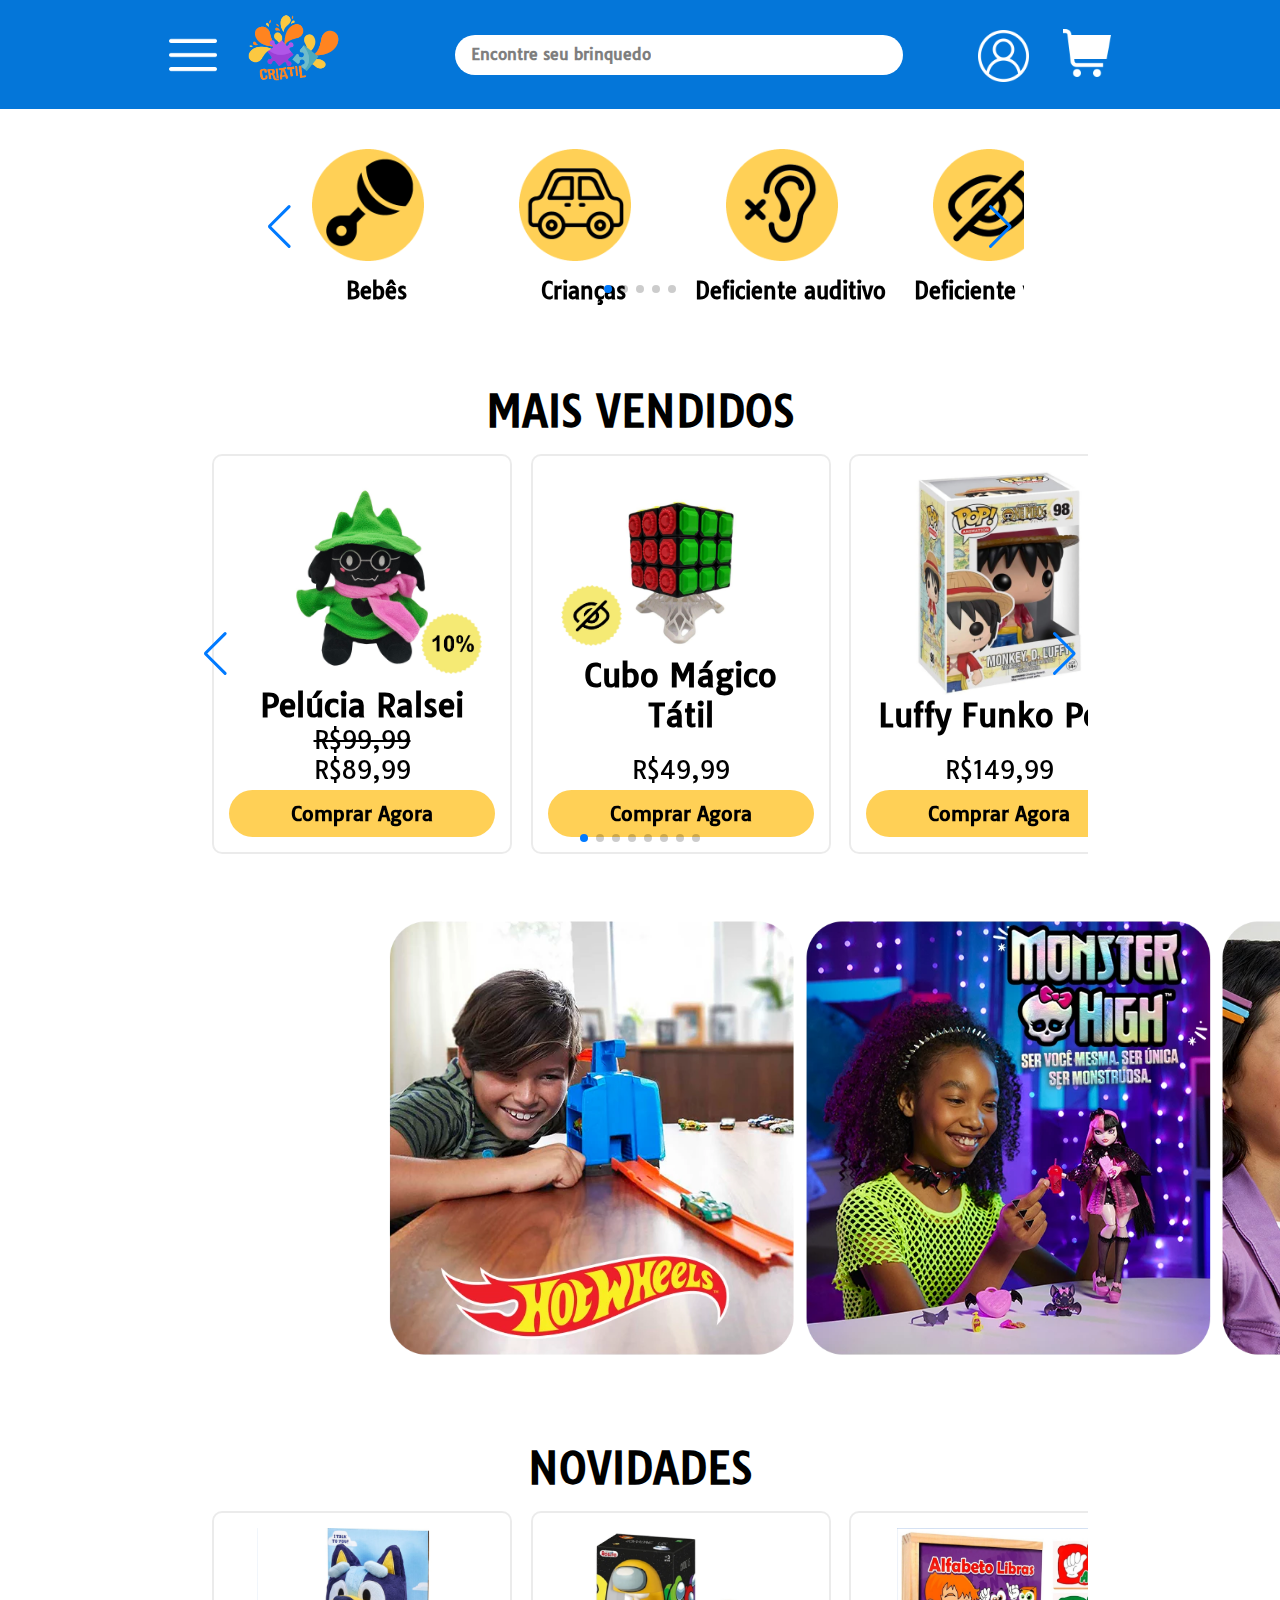
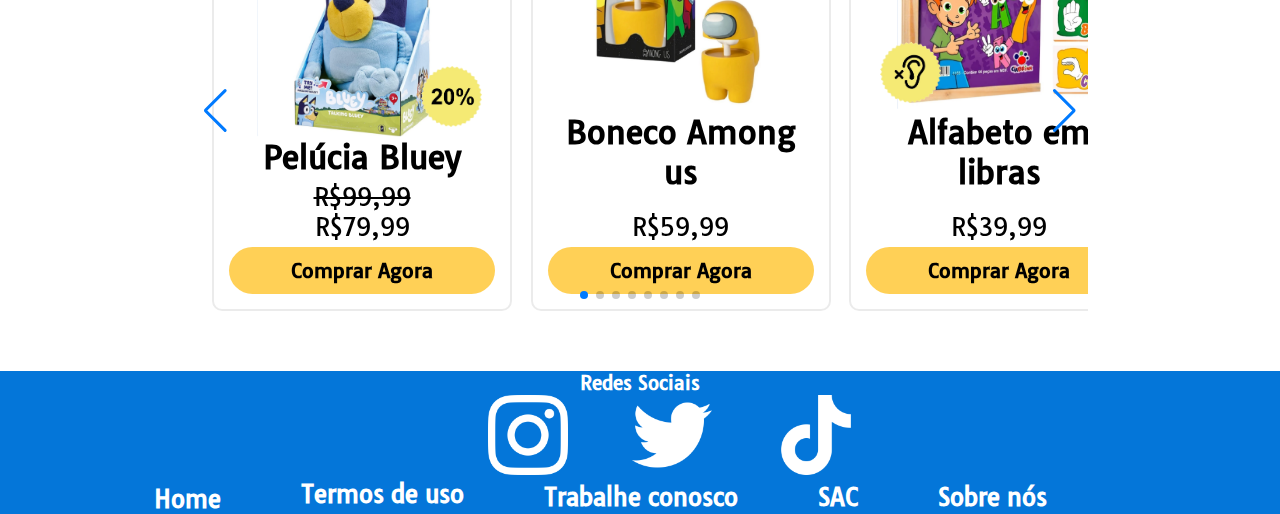
<file: Criatil/index.html>
<!DOCTYPE html>
<html lang="pt-br">
<head>
    <meta charset="UTF-8">
    <meta name="viewport" content="width=device-width, initial-scale=1.0">
    <title>Criatil</title>
    <link rel="stylesheet" href="./CSS/glider.css">
    <link rel="stylesheet" href="./CSS/principal.css">
    <link rel="stylesheet" href="CSS/heade&footer.css">
    <script src="./JS/glider.js"></script>
    <link rel="stylesheet" href="https://cdn.jsdelivr.net/npm/swiper@11/swiper-bundle.min.css" />
    <link rel="icon" type="image/x-icon" href="Imagens/Header/Logo_1-removebg-preview_waifu2x_art_noise1_scale (1).png">
</head>
<body>
    <header>
        <img src="Imagens/Header/menu-hamburguer.png" alt="Menu Sanduiche" class="sanduiche" onclick="block()"> <!--Icone de menu sanduiche-->

        <div class="menu_sanduiche" id="menu_sanduiche"> <!--Conteudo do menu sanduiche-->
            <img src="Imagens/Header/cruz.png" alt="Sair" onclick="block()" class="Cruz">
            <ul class="sanduiche pequeno" style="margin-bottom: 3rem;">
                
                <div class="opcao_sanduiche">
                    <a href="cadastro.html" class="sanduiche">
                        <img src="Imagens/Header/perfil_branco.png" alt="Cadastro" class="representacao">
                        <li class="sanduiche">Cadastre-se</li>   
                    </a>
                </div>
            
            <hr>
            <div class="opcao_sanduiche">
                <a href="login.html" class="sanduiche">
                <img src="Imagens/Header/login_branco.png" alt="Login" class="representacao">
                <li class="sanduiche">Entrar</li>
            </a>
            </div>
            <hr>
            <div class="opcao_sanduiche">
                <a href="carrinho.html" class="sanduiche">
                <img src="Imagens/Header/carrinho.png" alt="Carrinho" class="representacao">
                <li class="sanduiche">Carrinho</li>
                </a>
            </div>
            </ul>
            <ul class="sanduiche">
                <div class="opcao_sanduiche">
                    <a href="filtro.html" class="sanduiche">
                    <img src="Imagens/Header/teddy-bear.png" alt="Urso de Pelucia" class="representacao">
                    <li class="sanduiche">Explorar catalogo</li>
                </a>   
                </div>
            <hr>
            <div class="opcao_sanduiche">
                <a href="contato.html" class="sanduiche">
                <img src="Imagens/Header/chamada-telefonica.png" alt="Telefone tocando" class="representacao">
                <li class="sanduiche">Contatos</li>
            </a>
            </div>
            <hr>
            <div class="opcao_sanduiche">
                <a href="contato.html" class="sanduiche">
                <img src="Imagens/Header/comentarios-pergunta.png" alt="Duvida" class="representacao">
                <li class="sanduiche">Sac</li>
                </a>
            </div>
            <hr>
            <div class="opcao_sanduiche">
                <a href="https://www.instagram.com/toys_criatil/" class="sanduiche">
                <img src="Imagens/Footer/instagram.png" alt="Instagram" class="representacao">
                <li class="sanduiche">Instagram</li>
            </a>
            </div>
            </ul>
            <div class="Criatil">
                <div style="display: flex;align-items: center;">
                <img src="Imagens/Header/Logo_1-removebg-preview_waifu2x_art_noise1_scale (1).png" alt="Logo Criatil" class="Criatil">
                <h4 class="Criatil">Criatil 2024</h4>
                </div>
            </div>
        </div>

        <!--Logo Criatil-->
        <a href="index.html">
        <img src="Imagens/Header/Logo_1-removebg-preview_waifu2x_art_noise1_scale (1).png" alt="Logo Criatil" class="Logo">
        </a>

        <!--Anchors que levam para outras páginas-->
        <ul class="header">
            <li class="header"><a href="filtro.html" class="header">Explorar catalogo</a></li>
            <li class="header"><a href="contato.html" class="header">Contatos</a></li>
            <li class="header"><a href="index.html" class="header">Sac</a></li>
            <li class="header"><a href="https://www.instagram.com/toys_criatil/" class="header">Instagram</a></li>
        </ul>
        
        <input type="text" placeholder="Encontre seu brinquedo" class="pesquisa"> <!--Pesquisar-->

            
            <div class="Perfil" onmouseover="menuAparece('menu')" onmouseleave="menuDesaparece('menu'), menuDesaparece('dados_login'),menuAparece('login'), menuAparece('cadastro'), menuDesaparece('dados_cadastro')"><!--Div que contem as opções de login e cadastro-->
                
                <img src="Imagens/Header/Perfil.png" alt="Perfil" class="Perfil" id="Perfil">
                
                <div class="menu" id="menu">
                <!--login-->
                <div class="login" id="login">
        
            <button class="in_out" onclick="menuAparece('dados_login'), menuDesaparece('cadastro'), menuDesaparece('login')"><img src="Imagens/Header/Login.png" alt="Entrar" class="button" a href="login.html"><h4 class="button">Entrar</h4></button>
            </div>
            <!--Cadastro-->
            <div class="cadastro" id="cadastro">
            <button class="in_out_dois"  onclick="menuAparece('dados_cadastro'), menuDesaparece('cadastro'), menuDesaparece('login')"><img src="Imagens/Header/Cadastro.png" alt="Cadastrar" class="button" a href="cadastro.html"><h4 class="button">Cadastrar</h4></button>
            </div>
            <div class="dados_login" id="dados_login">
                <h4 class="login">Email</h4>
                <input type="text" placeholder="Insira seu Email" class="login">
                <h4 class="login">Senha</h4>
                <input type="text" placeholder="Insira sua senha" class="login">
            </div>
            <div class="dados_cadastro" id="dados_cadastro">
                
                <h4 class="cadastro">Nome</h4>
                <input type="text" placeholder="Insira seu nome" class="cadastro">
                
                <h4 class="cadastro">Email</h4>
                <input type="text" placeholder="Insira seu Email" class="cadastro">
                
                <h4 class="cadastro">Telefone</h4>
                <input type="text" placeholder="Insira seu telefone" class="cadastro">
                
                <h4 class="cadastro">Senha</h4>
                <input type="password" placeholder="Insira sua senha" class="cadastro">
                
                <h4 class="cadastro">Confirmar Senha</h4>
                <input type="password" placeholder="Confirme sua senha" class="cadastro">
            </div>
                </div>
            </div>
            <a href="carrinho.html">
            <img src="Imagens/Header/carrinho.png" alt="Carrinho" class="carrinho">
            </a>

            <div class="botao_stick">
                <img src="Imagens/Header/menu-hamburguer.png" alt="Menu sanduiche" class="botao_stick" onclick="block()">
            </div>
    
    </header>
    
    <!--Inicio corpo do site-->
    
    <br>

    <body>
        <!-- PLUG-IN LIBRAS-->
<div vw class="enabled">
    <div vw-access-button class="active"></div>
    <div vw-plugin-wrapper>
      <div class="vw-plugin-top-wrapper"></div>
    </div>
    </div>


    <div class="swiper swiperSlide" style="width: 60%;">
        <div class="swiper-wrapper">
          
            <div class="swiper-slide">
                <div id="filtro">
                    <img src="Imagens/Centro/Filtros/ícone bebê 2.png" alt="Bebês" class="filtro">
                    <h5>Bebês</h5>
                    </div>
                </div>
                <div class="swiper-slide">
                    <div id="filtro">
                        <img src="Imagens/Centro/Filtros/ícone crianças.png" alt="Crianças" class="filtro">
                        <h5>Crianças</h5>
                        </div>

                </div>
                <div class="swiper-slide">

                    <div id="filtro">
                        <img src="Imagens/Centro/Filtros/ícone deficiente auditivo.png" alt="Deficiente auditivo" class="filtro">
                        <h5>Deficiente auditivo</h5>
                        </div>
                </div>
                <div class="swiper-slide">

                    <div id="filtro">
                        <img src="Imagens/Centro/Filtros/ícone deficiente visual.png" alt="Deficiente visual" class="filtro">
                        <h5>Deficiente visual</h5>
                        </div>
                </div>
                <div class="swiper-slide">

                    <div id="filtro">
                        <img src="Imagens/Centro/Filtros/ícone jovens 2.png" alt="Jovens" class="filtro">
                        <h5>Jovens</h5>
                    </div>
                </div>
    
        </div>
        <div class="swiper-button-next"></div>
        <div class="swiper-button-prev"></div>
        <div class="swiper-pagination"></div>
      </div>
    
      <!-- Swiper JS -->
      <script src="https://cdn.jsdelivr.net/npm/swiper@11/swiper-bundle.min.js"></script>
    
      <!-- Initialize Swiper -->
      <script>
        var swiper = new Swiper(".swiperSlide", {
          slidesPerView: 4,
          loop : true,
          spaceBetween: 60,
          navigation: {
            nextEl: ".swiper-button-next",
            prevEl: ".swiper-button-prev",
          },
          pagination: {
            el: ".swiper-pagination",
            clickable: true,
          },
          breakpoints: {
    325: {
        slidesPerView: 2,
        spaceBetween: 30,
    },
    640: {
      slidesPerView: 2.5,
      spaceBetween: 30,
    },
    768: {
      slidesPerView: 3,
      spaceBetween: 60,
    },
    1024: {
        slidesPerView: 3.5,
        spaceBetween: 60,
    },
    1280: {
        slidesPerView: 4,
        spaceBetween: 60,
    },
  },
        });
      </script>


        <div class="Titulo">
            <h2>Mais Vendidos</h2>
        </div>
        <div class="swiper mySwiper">
            <div class="swiper-wrapper">
              
                <div class="swiper-slide">
                    <!--Card-->
                  <div class="Card">
                    <!--Imagem-->
                    <div class="Imagem_container">
                        <div class="Imagem">
                            <a href="produtos.html" class="a_produto">
                                <img src="Imagens/Centro/Ralsei.jpeg" alt="Pelúcia Ralse" class="Imagem_produto">
                            </a>
                            <div class="div_selo">
                                <img src="Imagens/Centro/Selos/10.png" class="imagem_selodesc">
                            </div>
                        </div>
                    </div>
                    <!--Texto do card-->
                    <h1 class="Nome_Produto">Pelúcia Ralsei</h1>
                    <p class="preco "><s>R$99,99</s></p>
                    <p class="preco">R$89,99</p>
                    <!--Botão "Comprar agora"-->
                    <div class="Comprar_Agora primeiro">
                        <button class="Comprar_Agora"><h2 class="Comprar_Agora">Comprar Agora</h2></button>
                    </div>
                </div>
        
                </div>
                
                <div class="swiper-slide">
                <!--Card-->
                 <div class="Card">
                    <!--Imagem-->
                    <div class="Imagem_container">
                        <div class="Imagem">
                            <a href="produtos.html" class="a_produto">
                            <img src="Imagens/Centro/CuboMagicoTatil.png" alt="Cubo Mágico Tátil" class="Imagem_produto">
                            </a>
                            <div class="div_selo">
                                <img src="Imagens/Centro/Selos/selo final olho.png" class="imagem_selo">
                            </div>
                        </div>
                    </div>
                    <!--Texto do card-->
                    <h1 class="Nome_Produto">Cubo Mágico Tátil</h1>
                    <br>
                    <p class="preco">R$49,99</p>
                    <!--Botão "Comprar agora"-->
                    <div class="Comprar_Agora primeiro">
                        <button class="Comprar_Agora"><h2 class="Comprar_Agora">Comprar Agora</h2></button>
                    </div>
                </div>
        
                </div>
        
                <div class="swiper-slide">
                 <!--Card-->
                 <div class="Card">
                    <!--Imagem-->
                    <div class="Imagem_container">
                        <div class="Imagem">
                            <a href="produtos.html" class="a_produto">
                            <img src="Imagens/Centro/Luffy.png" alt="Luffy Funko Pop" class="Imagem_produto">
                            </a>
                        </div>
                    </div>
                    <!--Texto do card-->
                    <h1 class="Nome_Produto">Luffy Funko Pop</h1>
                    <br>
                    <p class="preco">R$149,99</p>
                    <!--Botão "Comprar agora"-->
                    <div class="Comprar_Agora primeiro">
                        <button class="Comprar_Agora"><h2 class="Comprar_Agora">Comprar Agora</h2></button>
                    </div>
                </div>
        
                </div>
        
                <div class="swiper-slide">
                 <!--Card-->
                 <div class="Card">
                    <!--Imagem-->
                    <div class="Imagem_container">
                        <div class="Imagem">
                            <a href="produtos.html" class="a_produto">
                            <img src="Imagens/Centro/UnoBraille.png" alt="Uno Braille" class="uno Braille Edition">
                            </a>
                            <div class="div_selo">
                                <img src="Imagens/Centro/Selos/selo final olho.png" class="imagem_selo">
                            </div>
                            <div class="div_selo">
                                <img src="Imagens/Centro/Selos/20.png" class="imagem_selodesc">
                            </div>
                        </div>
                    </div>
                    <!--Texto do card-->
                    <h1 class="Nome_Produto">Uno Braille Edition</h1>
                    <p class="preco primeiro"><s>R$24,99</s></p>
                    <p class="preco">R$19,99</p>
                    <!--Botão "Comprar agora"-->
                    <div class="Comprar_Agora primeiro">
                        <button class="Comprar_Agora"><h2 class="Comprar_Agora">Comprar Agora</h2></button>
                    </div>
                </div>
        
                </div>
        
                <div class="swiper-slide">
                 <!--Card-->
                 <div class="Card">
                    <!--Imagem-->
                    <div class="Imagem_container">
                        <div class="Imagem">
                            <a href="produtos.html" class="a_produto">
                            <img src="Imagens/Centro/Bluey.png" alt="Bluey pelúcia" class="Imagem_produto">
                            </a>
                            <div class="div_selo">
                                <img src="Imagens/Centro/Selos/20.png" class="imagem_selodesc">
                            </div>
                        </div>
                    </div>
                    <!--Texto do card-->
                    <h1 class="Nome_Produto">Pelúcia Bluey</h1>
                    <p class="preco primeiro"><s>R$99,99</s></p>
                    <p class="preco">R$79,99</p>
                    <!--Botão "Comprar agora"-->
                    <div class="Comprar_Agora primeiro">
                        <button class="Comprar_Agora"><h2 class="Comprar_Agora">Comprar Agora</h2></button>
                    </div>
                </div>
        
                </div>
        
                <div class="swiper-slide">
        
                 <!--Card-->
                 <div class="Card">
                    <!--Imagem-->
                    <div class="Imagem_container">
                        <div class="Imagem">
                            <a href="produtos.html" class="a_produto">
                            <img src="Imagens/Centro/Amongus.png" alt="Ralsei plush" class="Imagem_produto">
                            </a>
                        </div>
                    </div>
                    <!--Texto do card-->
                    <h1 class="Nome_Produto">Boneco Among us</h1>
                    <br>
                    <p class="preco">R$59,99</p>
                    <!--Botão "Comprar agora"-->
                    <div class="Comprar_Agora primeiro">
                        <button class="Comprar_Agora"><h2 class="Comprar_Agora">Comprar Agora</h2></button>
                    </div>
                </div> 
                
                </div>
        
                <div class="swiper-slide">
                <!--Card-->
                <div class="Card">
                    <!--Imagem-->
                    <div class="Imagem_container">
                        <div class="Imagem">
                            <a href="produtos.html" class="a_produto">
                            <img src="Imagens/Centro/AlfabetoLibras.png" alt="Ralsei plush" class="Imagem_produto">
                            </a>
                            <div class="div_selo">
                                <img src="Imagens/Centro/Selos/selo final ouvido.png" class="imagem_selo">
                            </div>
                        </div>
                    </div>
                    <!--Texto do card-->
                    <h1 class="Nome_Produto">Alfabeto em libras</h1>
                    <br>
                    <p class="preco">R$39,99</p>
                    <!--Botão "Comprar agora"-->
                    <div class="Comprar_Agora primeiro">
                        <button class="Comprar_Agora"><h2 class="Comprar_Agora">Comprar Agora</h2></button>
                    </div>
                </div> 
                
                </div>
        
                <div class="swiper-slide">
                <!--Card-->
                <div class="Card">
                    <!--Imagem-->
                    <div class="Imagem_container">
                        <div class="Imagem">
                            <a href="produtos.html" class="a_produto">
                            <img src="Imagens/Centro/Coup.png" alt="Coup card game" class="Imagem_produto">
                            </a>
                            <div class="div_selo">
                                <img src="Imagens/Centro/Selos/25.png" class="imagem_selodesc">
                            </div>
                        </div>
                    </div>
                    <!--Texto do card-->
                    <h1 class="Nome_Produto">Coup Card Game</h1>
                    <p class="preco primeiro"><s>R$99,99</s></p>
                    <p class="preco">R$74,99</p>
                    <!--Botão "Comprar agora"-->
                    <div class="Comprar_Agora primeiro">
                        <button class="Comprar_Agora"><h2 class="Comprar_Agora">Comprar Agora</h2></button>
                    </div>
                </div>
        
                
                </div>
        
            </div>
            <div class="swiper-button-next"></div>
            <div class="swiper-button-prev"></div>
            <div class="swiper-pagination"></div>
          </div>
        
          <!-- Swiper JS -->
          <script src="https://cdn.jsdelivr.net/npm/swiper@11/swiper-bundle.min.js"></script>
        
          <!-- Initialize Swiper -->
          <script>
            var swiper = new Swiper(".mySwiper", {
              slidesPerView: 3,
              loop : true,
              spaceBetween: 60,
              navigation: {
                nextEl: ".swiper-button-next",
                prevEl: ".swiper-button-prev",
              },
              pagination: {
                el: ".swiper-pagination",
                clickable: true,
              },
              breakpoints: {
        325: {
            slidesPerView: 1,
            spaceBetween: 30,
        },
        640: {
          slidesPerView: 1.5,
          spaceBetween: 30,
        },
        768: {
          slidesPerView: 2,
          spaceBetween: 60,
        },
        1024: {
            slidesPerView: 2.5,
            spaceBetween: 60,
        },
        1280: {
            slidesPerView: 3,
            spaceBetween: 60,
        },
      },
            });
          </script>


          <div class="center">
          <div class="Imagens">
            <img src="Imagens/Centro/Hotwheels.webp" alt="Imagem promocional da Hotwheels" class="promocional">
            <img src="Imagens/Centro/MonsterHigh.webp" alt="Imagem promocional da Monster High" class="promocional segundo">
            <img src="Imagens/Centro/Barbie.webp" alt="Imagem promocional da Barbie" class="promocional terceiro">
          </div>
          </div>
                


    <div class="Titulo">
        <h2>Novidades</h2>
    </div>
    <div class="swiper mySwiper">
        <div class="swiper-wrapper">
    
            <div class="swiper-slide">
             <!--Card-->
             <div class="Card">
                <!--Imagem-->
                <div class="Imagem_container">
                    <div class="Imagem">
                        <a href="produtos.html" class="a_produto">
                        <img src="Imagens/Centro/Bluey.png" alt="Bluey pelúcia" class="Imagem_produto">
                        </a>
                        <div class="div_selo">
                            <img src="Imagens/Centro/Selos/20.png" class="imagem_selodesc">
                        </div>
                    </div>
                </div>
                <!--Texto do card-->
                <h1 class="Nome_Produto">Pelúcia Bluey</h1>
                <p class="preco primeiro"><s>R$99,99</s></p>
                <p class="preco">R$79,99</p>
                <!--Botão "Comprar agora"-->
                <div class="Comprar_Agora primeiro">
                    <button class="Comprar_Agora"><h2 class="Comprar_Agora">Comprar Agora</h2></button>
                </div>
            </div>
    
            </div>
    
            <div class="swiper-slide">
    
             <!--Card-->
             <div class="Card">
                <!--Imagem-->
                <div class="Imagem_container">
                    <div class="Imagem">
                        <a href="produtos.html" class="a_produto">
                        <img src="Imagens/Centro/Amongus.png" alt="Ralsei plush" class="Imagem_produto">
                        </a>
                    </div>
                </div>
                <!--Texto do card-->
                <h1 class="Nome_Produto">Boneco Among us</h1>
                <br>
                <p class="preco">R$59,99</p>
                <!--Botão "Comprar agora"-->
                <div class="Comprar_Agora primeiro">
                    <button class="Comprar_Agora"><h2 class="Comprar_Agora">Comprar Agora</h2></button>
                </div>
            </div> 
            
            </div>
    
            <div class="swiper-slide">
            <!--Card-->
            <div class="Card">
                <!--Imagem-->
                <div class="Imagem_container">
                    <div class="Imagem">
                        <a href="produtos.html" class="a_produto">
                        <img src="Imagens/Centro/AlfabetoLibras.png" alt="Ralsei plush" class="Imagem_produto">
                        </a>
                        <div class="div_selo">
                            <img src="Imagens/Centro/Selos/selo final ouvido.png" class="imagem_selo">
                        </div>
                    </div>
                </div>
                <!--Texto do card-->
                <h1 class="Nome_Produto">Alfabeto em libras</h1>
                <br>
                <p class="preco">R$39,99</p>
                <!--Botão "Comprar agora"-->
                <div class="Comprar_Agora primeiro">
                    <button class="Comprar_Agora"><h2 class="Comprar_Agora">Comprar Agora</h2></button>
                </div>
            </div> 
            
            </div>
    
            <div class="swiper-slide">
            <!--Card-->
            <div class="Card">
                <!--Imagem-->
                <div class="Imagem_container">
                    <div class="Imagem">
                        <a href="produtos.html" class="a_produto">
                        <img src="Imagens/Centro/Coup.png" alt="Coup card game" class="Imagem_produto">
                        </a>
                        <div class="div_selo">
                            <img src="Imagens/Centro/Selos/25.png" class="imagem_selodesc">
                        </div>
                    </div>
                </div>
                <!--Texto do card-->
                <h1 class="Nome_Produto">Coup Card Game</h1>
                <p class="preco primeiro"><s>R$99,99</s></p>
                <p class="preco">R$74,99</p>
                <!--Botão "Comprar agora"-->
                <div class="Comprar_Agora primeiro">
                    <button class="Comprar_Agora"><h2 class="Comprar_Agora">Comprar Agora</h2></button>
                </div>
            </div>
    
            
            </div>
            <div class="swiper-slide">
                <!--Card-->
              <div class="Card">
                <!--Imagem-->
                <div class="Imagem_container">
                    <div class="Imagem">
                        <a href="produtos.html" class="a_produto">
                            <img src="Imagens/Centro/Ralsei.jpeg" alt="Pelúcia Ralse" class="Imagem_produto">
                        </a>
                        <div class="div_selo">
                            <img src="Imagens/Centro/Selos/10.png" class="imagem_selodesc">
                        </div>
                    </div>
                </div>
                <!--Texto do card-->
                <h1 class="Nome_Produto">Pelúcia Ralsei</h1>
                <p class="preco "><s>R$99,99</s></p>
                <p class="preco">R$89,99</p>
                <!--Botão "Comprar agora"-->
                <div class="Comprar_Agora primeiro">
                    <button class="Comprar_Agora"><h2 class="Comprar_Agora">Comprar Agora</h2></button>
                </div>
            </div>
    
            </div>
            
            <div class="swiper-slide">
            <!--Card-->
             <div class="Card">
                <!--Imagem-->
                <div class="Imagem_container">
                    <div class="Imagem">
                        <a href="produtos.html" class="a_produto">
                        <img src="Imagens/Centro/CuboMagicoTatil.png" alt="Cubo Mágico Tátil" class="Imagem_produto">
                        </a>
                        <div class="div_selo">
                            <img src="Imagens/Centro/Selos/selo final olho.png" class="imagem_selo">
                        </div>
                    </div>
                </div>
                <!--Texto do card-->
                <h1 class="Nome_Produto">Cubo Mágico Tátil</h1>
                <br>
                <p class="preco">R$49,99</p>
                <!--Botão "Comprar agora"-->
                <div class="Comprar_Agora primeiro">
                    <button class="Comprar_Agora"><h2 class="Comprar_Agora">Comprar Agora</h2></button>
                </div>
            </div>
    
            </div>
    
            <div class="swiper-slide">
             <!--Card-->
             <div class="Card">
                <!--Imagem-->
                <div class="Imagem_container">
                    <div class="Imagem">
                        <a href="produtos.html" class="a_produto">
                        <img src="Imagens/Centro/Luffy.png" alt="Luffy Funko Pop" class="Imagem_produto">
                        </a>
                    </div>
                </div>
                <!--Texto do card-->
                <h1 class="Nome_Produto">Luffy Funko Pop</h1>
                <br>
                <p class="preco">R$149,99</p>
                <!--Botão "Comprar agora"-->
                <div class="Comprar_Agora primeiro">
                    <button class="Comprar_Agora"><h2 class="Comprar_Agora">Comprar Agora</h2></button>
                </div>
            </div>
    
            </div>
    
            <div class="swiper-slide">
             <!--Card-->
             <div class="Card">
                <!--Imagem-->
                <div class="Imagem_container">
                    <div class="Imagem">
                        <a href="produtos.html" class="a_produto">
                        <img src="Imagens/Centro/UnoBraille.png" alt="Uno Braille" class="uno Braille Edition">
                        </a>
                        <div class="div_selo">
                            <img src="Imagens/Centro/Selos/selo final olho.png" class="imagem_selo">
                        </div>
                        <div class="div_selo">
                            <img src="Imagens/Centro/Selos/20.png" class="imagem_selodesc">
                        </div>
                    </div>
                </div>
                <!--Texto do card-->
                <h1 class="Nome_Produto">Uno Braille Edition</h1>
                <p class="preco primeiro"><s>R$24,99</s></p>
                <p class="preco">R$19,99</p>
                <!--Botão "Comprar agora"-->
                <div class="Comprar_Agora primeiro">
                    <button class="Comprar_Agora"><h2 class="Comprar_Agora">Comprar Agora</h2></button>
                </div>
            </div>
    
            </div>
    
        </div>
        <div class="swiper-button-next"></div>
        <div class="swiper-button-prev"></div>
        <div class="swiper-pagination"></div>
      </div>
    
      <!-- Swiper JS -->
      <script src="https://cdn.jsdelivr.net/npm/swiper@11/swiper-bundle.min.js"></script>
    
      <!-- Initialize Swiper -->
      <script>
        var swiper = new Swiper(".mySwiper", {
          slidesPerView: 3,
          loop : true,
          spaceBetween: 60,
          navigation: {
            nextEl: ".swiper-button-next",
            prevEl: ".swiper-button-prev",
          },
          pagination: {
            el: ".swiper-pagination",
            clickable: true,
          },
          breakpoints: {
    325: {
        slidesPerView: 1,
        spaceBetween: 30,
    },
    640: {
      slidesPerView: 1.5,
      spaceBetween: 30,
    },
    768: {
      slidesPerView: 2,
      spaceBetween: 60,
    },
    1024: {
        slidesPerView: 2.5,
        spaceBetween: 60,
    },
    1280: {
        slidesPerView: 3,
        spaceBetween: 60,
    },
  },
        });
      </script>


            <footer>
                <div class="Redes_Sociais"><!--Inclui titulo e logo das redes sociais-->
                    <div> 
                    <div class="Texto"><!--Titulo-->
                        <h3 class="footer">Redes Sociais</h3>
                    </div>
                    <div class="Logos"><!--Logos das redes sociais-->
                        <a href="https://www.instagram.com/toys_criatil/">
                            <img src="Imagens/Footer/instagram.png" alt="Instagram" class="Rede_Social">
                        </a>
                        <img src="Imagens/Footer/twitter.png" alt="Twitter" class="Rede_Social">
                        <img src="Imagens/Footer/tik-tok.png" alt="TikTok" class="Rede_Social">
                    </div>
                    </div>
                </div>
   
            <!--Anchors do footer-->
                    <ul class="footer">
                        <div class="anchors">
                            <li class="primeiro footer"><a href="index.html"  class="footer"><h2 class="footer">Home</h2></a></li> 
                        <li class="penultimo"><a href="#"  class="footer"><h2 class="footer">Termos de uso</h2></a></li>
                        </div>
                        <div class="anchors">
                        <li class="footer"><a href="#" class="footer"><h2 class="footer">Trabalhe conosco</h2></a></li>
                        <li class="footer"><a href="contato.html" class="footer"><h2 class="footer">SAC</h2></a></li>
                        <li class="ultimo"><a href="sobre nós.html" class="footer"><h2 class="footer">Sobre nós</h2></a></li> 
                        </div>
                    </ul>
           
            </footer>
            <script src="JS/principal.js"></script>
            <!--JAVA LIBRAS-->
            <script src="https://vlibras.gov.br/app/vlibras-plugin.js"></script>
            <script>
            new window.VLibras.Widget('https://vlibras.gov.br/app');
            </script>
</body>
</html>
</file>
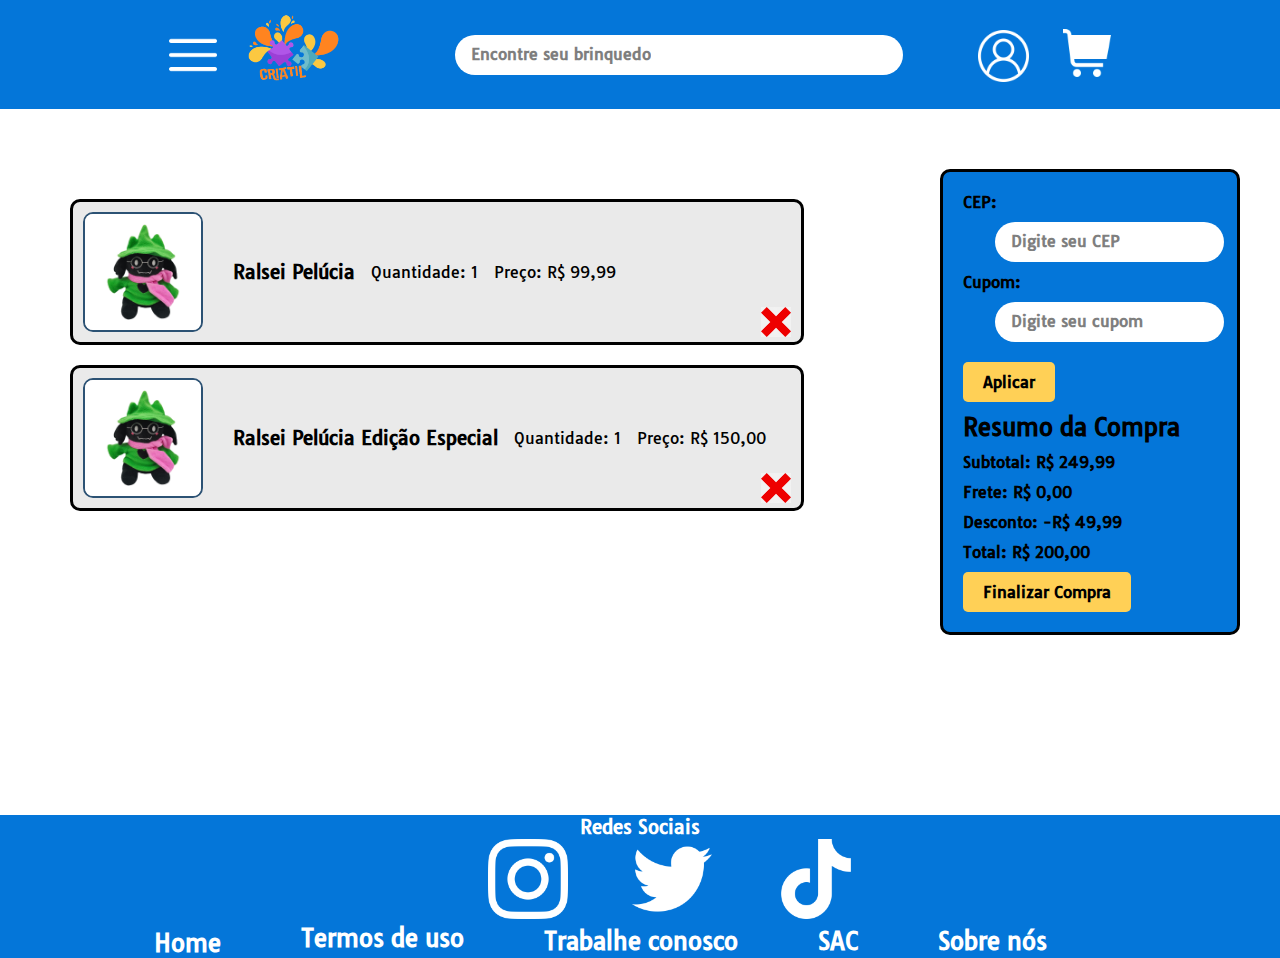
<file: Criatil/carrinho.html>
<!DOCTYPE html>
<html lang="pt-br">
<head>
    <meta charset="UTF-8">
    <meta name="viewport" content="width=device-width, initial-scale=1.0">
    <link rel="stylesheet" href="CSS/carrinho.css">
    <link rel="stylesheet" href="CSS/principal.css">
    <link rel="stylesheet" href="CSS/heade&footer.css">
    <script src="JS/principal.js"></script>
    <title>Criatil</title>
    <link rel="icon" type="image/x-icon" href="Imagens/Header/Logo_1-removebg-preview_waifu2x_art_noise1_scale (1).png">
</head>
<body>
    <header>
        <img src="Imagens/Header/menu-hamburguer.png" alt="Menu Sanduiche" class="sanduiche" onclick="block()"> <!--Icone de menu sanduiche-->

        <div class="menu_sanduiche" id="menu_sanduiche"> <!--Conteudo do menu sanduiche-->
            <img src="Imagens/Header/cruz.png" alt="Sair" onclick="block()" class="Cruz">
            <ul class="sanduiche pequeno" style="margin-bottom: 3rem;">
                
                <div class="opcao_sanduiche">
                    <a href="cadastro.html" class="sanduiche">
                        <img src="Imagens/Header/perfil_branco.png" alt="Cadastro" class="representacao">
                        <li class="sanduiche">Cadastre-se</li>   
                    </a>
                </div>
            
            <hr>
            <div class="opcao_sanduiche">
                <a href="login.html" class="sanduiche">
                <img src="Imagens/Header/login_branco.png" alt="Login" class="representacao">
                <li class="sanduiche">Entrar</li>
            </a>
            </div>
            <hr>
            <div class="opcao_sanduiche">
                <a href="carrinho.html" class="sanduiche">
                <img src="Imagens/Header/carrinho.png" alt="Carrinho" class="representacao">
                <li class="sanduiche">Carrinho</li>
                </a>
            </div>
            </ul>
            <ul class="sanduiche">
                <div class="opcao_sanduiche">
                    <a href="filtro.html" class="sanduiche">
                    <img src="Imagens/Header/teddy-bear.png" alt="Urso de Pelucia" class="representacao">
                    <li class="sanduiche">Explorar catalogo</li>
                </a>   
                </div>
            <hr>
            <div class="opcao_sanduiche">
                <a href="contato.html" class="sanduiche">
                <img src="Imagens/Header/chamada-telefonica.png" alt="Telefone tocando" class="representacao">
                <li class="sanduiche">Contatos</li>
            </a>
            </div>
            <hr>
            <div class="opcao_sanduiche">
                <a href="contato.html" class="sanduiche">
                <img src="Imagens/Header/comentarios-pergunta.png" alt="Duvida" class="representacao">
                <li class="sanduiche">Sac</li>
                </a>
            </div>
            <hr>
            <div class="opcao_sanduiche">
                <a href="https://www.instagram.com/toys_criatil/" class="sanduiche">
                <img src="Imagens/Footer/instagram.png" alt="Instagram" class="representacao">
                <li class="sanduiche">Instagram</li>
            </a>
            </div>
            </ul>
            <div class="Criatil">
                <div style="display: flex;align-items: center;">
                <img src="Imagens/Header/Logo_1-removebg-preview_waifu2x_art_noise1_scale (1).png" alt="Logo Criatil" class="Criatil">
                <h4 class="Criatil">Criatil 2024</h4>
                </div>
            </div>
        </div>

        <!--Logo Criatil-->
        <a href="index.html">
        <img src="Imagens/Header/Logo_1-removebg-preview_waifu2x_art_noise1_scale (1).png" alt="Logo Criatil" class="Logo">
        </a>

        <!--Anchors que levam para outras páginas-->
        <ul class="header">
            <li class="header"><a href="filtro.html" class="header">Explorar catalogo</a></li>
            <li class="header"><a href="contato.html" class="header">Contatos</a></li>
            <li class="header"><a href="index.html" class="header">Sac</a></li>
            <li class="header"><a href="https://www.instagram.com/toys_criatil/" class="header">Instagram</a></li>
        </ul>
        
        <input type="text" placeholder="Encontre seu brinquedo" class="pesquisa"> <!--Pesquisar-->

            
            <div class="Perfil" onmouseover="menuAparece('menu')" onmouseleave="menuDesaparece('menu'), menuDesaparece('dados_login'),menuAparece('login'), menuAparece('cadastro'), menuDesaparece('dados_cadastro')"><!--Div que contem as opções de login e cadastro-->
                
                <img src="Imagens/Header/Perfil.png" alt="Perfil" class="Perfil" id="Perfil">
                
                <div class="menu" id="menu">
                <!--login-->
                <div class="login" id="login">
        
            <button class="in_out" onclick="menuAparece('dados_login'), menuDesaparece('cadastro'), menuDesaparece('login')"><img src="Imagens/Header/Login.png" alt="Entrar" class="button" a href="login.html"><h4 class="button">Entrar</h4></button>
            </div>
            <!--Cadastro-->
            <div class="cadastro" id="cadastro">
            <button class="in_out_dois"  onclick="menuAparece('dados_cadastro'), menuDesaparece('cadastro'), menuDesaparece('login')"><img src="Imagens/Header/Cadastro.png" alt="Cadastrar" class="button" a href="cadastro.html"><h4 class="button">Cadastrar</h4></button>
            </div>
            <div class="dados_login" id="dados_login">
                <h4 class="login">Email</h4>
                <input type="text" placeholder="Insira seu Email" class="login">
                <h4 class="login">Senha</h4>
                <input type="text" placeholder="Insira sua senha" class="login">
            </div>
            <div class="dados_cadastro" id="dados_cadastro">
                
                <h4 class="cadastro">Nome</h4>
                <input type="text" placeholder="Insira seu nome" class="cadastro">
                
                <h4 class="cadastro">Email</h4>
                <input type="text" placeholder="Insira seu Email" class="cadastro">
                
                <h4 class="cadastro">Telefone</h4>
                <input type="text" placeholder="Insira seu telefone" class="cadastro">
                
                <h4 class="cadastro">Senha</h4>
                <input type="password" placeholder="Insira sua senha" class="cadastro">
                
                <h4 class="cadastro">Confirmar Senha</h4>
                <input type="password" placeholder="Confirme sua senha" class="cadastro">
            </div>
                </div>
            </div>
            <a href="carrinho.html">
            <img src="Imagens/Header/carrinho.png" alt="Carrinho" class="carrinho">
            </a>

            <div class="botao_stick">
                <img src="Imagens/Header/menu-hamburguer.png" alt="Menu sanduiche" class="botao_stick" onclick="block()">
            </div>
    
    </header>
    <!-- PLUG-IN LIBRAS-->
<div vw class="enabled">
    <div vw-access-button class="active"></div>
    <div vw-plugin-wrapper>
      <div class="vw-plugin-top-wrapper"></div>
    </div>
    </div>
    <div class="corpo">
    <main class="conteudo-carrinho">
        <div class="produtos">
        <div class="item-produto">
            <div class="detalhes-produto">
                <img src="Imagens/Centro/Ralsei.jpeg" alt="Ralsei Pelúcia" class="imagem-produto">
                <img src="Imagens/Centro/cancelar carrinho.png" alt="Cancelar" class="cancelar">
                <div class="info-produto">
                    <h3 class="informacoes">Ralsei Pelúcia</h3>
                    <p class="informacoes">Quantidade: 1</p>
                    <p class="informacoes">Preço: R$ 99,99</p>
                </div>
            </div>
        </div>
    
        <div class="item-produto">
            <div class="detalhes-produto">
                <img src="Imagens/Centro/Ralsei.jpeg" alt="Ralsei Pelúcia" class="imagem-produto">
                <img src="Imagens/Centro/cancelar carrinho.png" alt="Cancelar" class="cancelar">
                <div class="info-produto">
                    <h3 class="informacoes">Ralsei Pelúcia Edição Especial</h3>
                    <p class="informacoes">Quantidade: 1</p>
                    <p class="informacoes">Preço: R$ 150,00</p>
                </div>
            </div>
        </div>
        </div>
            <!-- detalhes do produto ficam aqui, na div class 'produtos' -->

        <div class="painel-lateral">
            <div class="caixa-input">
                <label for="cep" style="color:black; font-weight: bold;">CEP:</label>
                <input type="text" id="cep" placeholder="Digite seu CEP">
                <label for="cupom" style="color:black; font-weight: bold;">Cupom:</label>
                <input type="text" id="cupom" placeholder="Digite seu cupom">
                <button class="botao-amarelo">Aplicar</button>
            </div>

            <div class="caixa-resumo">
                <h2 class="resumo">Resumo da Compra</h2>
                <p class="resumo">Subtotal: R$ 249,99</p>
                <p class="resumo">Frete: R$ 0,00</p>
                <p class="resumo">Desconto: -R$ 49,99</p>
                <p class="resumo">Total: R$ 200,00</p>
                <button class="botao-amarelo">Finalizar Compra</button>
            </div>
        </div>
    </main>
    </div>
    <footer>
        <div class="Redes_Sociais"><!--Inclui titulo e logo das redes sociais-->
            <div> 
            <div class="Texto"><!--Titulo-->
                <h3 class="footer">Redes Sociais</h3>
            </div>
            <div class="Logos"><!--Logos das redes sociais-->
                <a href="https://www.instagram.com/toys_criatil/">
                    <img src="Imagens/Footer/instagram.png" alt="Instagram" class="Rede_Social">
                </a>
                <img src="Imagens/Footer/twitter.png" alt="Twitter" class="Rede_Social">
                <img src="Imagens/Footer/tik-tok.png" alt="TikTok" class="Rede_Social">
            </div>
            </div>
        </div>
        <!--JAVA LIBRAS-->
    <script src="https://vlibras.gov.br/app/vlibras-plugin.js"></script>
    <script>
    new window.VLibras.Widget('https://vlibras.gov.br/app');
    </script>
    <!--Anchors do footer-->
    
            <ul class="footer">
                <div class="anchors">
                    <li class="primeiro footer"><a href="index.html"  class="footer"><h2 class="footer">Home</h2></a></li> 
                <li class="penultimo"><a href="#"  class="footer"><h2 class="footer">Termos de uso</h2></a></li>
                </div>
                <div class="anchors">
                <li class="footer"><a href="#" class="footer"><h2 class="footer">Trabalhe conosco</h2></a></li>
                <li class="footer"><a href="contato.html" class="footer"><h2 class="footer">SAC</h2></a></li>
                <li class="ultimo"><a href="sobre nós.html" class="footer"><h2 class="footer">Sobre nós</h2></a></li> 
                </div>
            </ul>
   
    </footer>

</body>
</html>
</file>
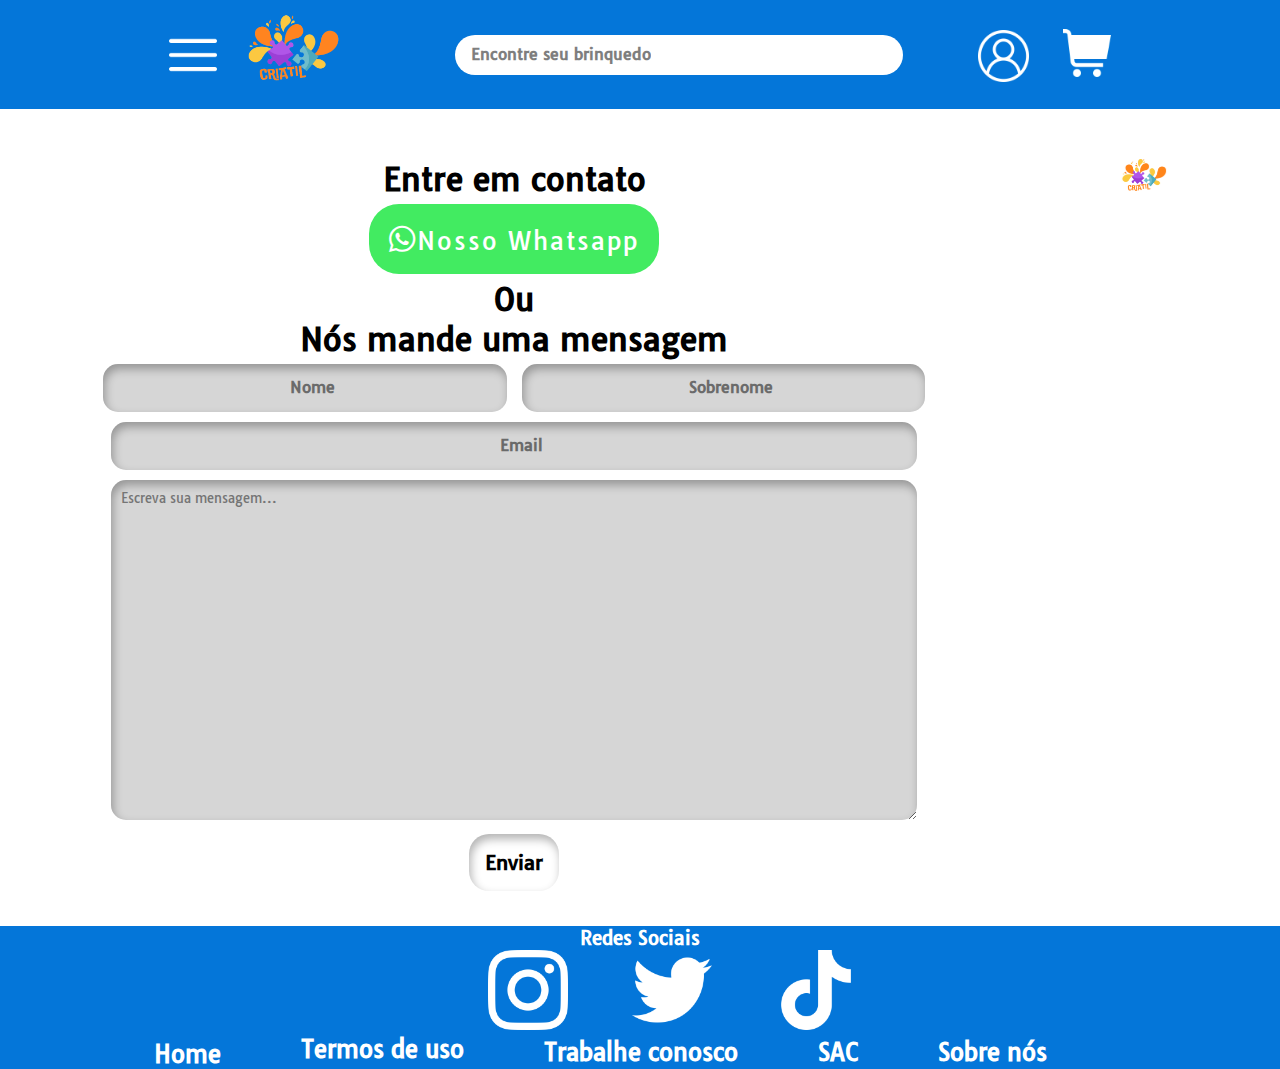
<file: Criatil/contato.html>
<!DOCTYPE html>
<html lang="pt-br">

<head>
    <meta charset="UTF-8">
    <meta name="viewport" content="width=device-width, initial-scale=1.0">
    <title>Criatil</title>
    <link rel="stylesheet" href="CSS/contato.css">
    <link rel="stylesheet" href="CSS/principal.css">
    <link rel="stylesheet" href="CSS/heade&footer.css">
    <script src="JS/principal.js"></script>
    <link rel="stylesheet" href="https://cdnjs.cloudflare.com/ajax/libs/font-awesome/5.15.3/css/all.min.css" />
    <link rel="icon" type="image/x-icon" href="Imagens/Header/Logo_1-removebg-preview_waifu2x_art_noise1_scale (1).png">
</head>

<body>
    <header>
        <img src="Imagens/Header/menu-hamburguer.png" alt="Menu Sanduiche" class="sanduiche" onclick="block()"> <!--Icone de menu sanduiche-->

        <div class="menu_sanduiche" id="menu_sanduiche"> <!--Conteudo do menu sanduiche-->
            <img src="Imagens/Header/cruz.png" alt="Sair" onclick="block()" class="Cruz">
            <ul class="sanduiche pequeno" style="margin-bottom: 3rem;">
                
                <div class="opcao_sanduiche">
                    <a href="cadastro.html" class="sanduiche">
                        <img src="Imagens/Header/perfil_branco.png" alt="Cadastro" class="representacao">
                        <li class="sanduiche">Cadastre-se</li>   
                    </a>
                </div>
            
            <hr>
            <div class="opcao_sanduiche">
                <a href="login.html" class="sanduiche">
                <img src="Imagens/Header/login_branco.png" alt="Login" class="representacao">
                <li class="sanduiche">Entrar</li>
            </a>
            </div>
            <hr>
            <div class="opcao_sanduiche">
                <a href="carrinho.html" class="sanduiche">
                <img src="Imagens/Header/carrinho.png" alt="Carrinho" class="representacao">
                <li class="sanduiche">Carrinho</li>
                </a>
            </div>
            </ul>
            <ul class="sanduiche">
                <div class="opcao_sanduiche">
                    <a href="filtro.html" class="sanduiche">
                    <img src="Imagens/Header/teddy-bear.png" alt="Urso de Pelucia" class="representacao">
                    <li class="sanduiche">Explorar catalogo</li>
                </a>   
                </div>
            <hr>
            <div class="opcao_sanduiche">
                <a href="contato.html" class="sanduiche">
                <img src="Imagens/Header/chamada-telefonica.png" alt="Telefone tocando" class="representacao">
                <li class="sanduiche">Contatos</li>
            </a>
            </div>
            <hr>
            <div class="opcao_sanduiche">
                <a href="contato.html" class="sanduiche">
                <img src="Imagens/Header/comentarios-pergunta.png" alt="Duvida" class="representacao">
                <li class="sanduiche">Sac</li>
                </a>
            </div>
            <hr>
            <div class="opcao_sanduiche">
                <a href="https://www.instagram.com/toys_criatil/" class="sanduiche">
                <img src="Imagens/Footer/instagram.png" alt="Instagram" class="representacao">
                <li class="sanduiche">Instagram</li>
            </a>
            </div>
            </ul>
            <div class="Criatil">
                <div style="display: flex;align-items: center;">
                <img src="Imagens/Header/Logo_1-removebg-preview_waifu2x_art_noise1_scale (1).png" alt="Logo Criatil" class="Criatil">
                <h4 class="Criatil">Criatil 2024</h4>
                </div>
            </div>
        </div>

        <!--Logo Criatil-->
        <a href="index.html">
        <img src="Imagens/Header/Logo_1-removebg-preview_waifu2x_art_noise1_scale (1).png" alt="Logo Criatil" class="Logo">
        </a>

        <!--Anchors que levam para outras páginas-->
        <ul class="header">
            <li class="header"><a href="filtro.html" class="header">Explorar catalogo</a></li>
            <li class="header"><a href="contato.html" class="header">Contatos</a></li>
            <li class="header"><a href="index.html" class="header">Sac</a></li>
            <li class="header"><a href="https://www.instagram.com/toys_criatil/" class="header">Instagram</a></li>
        </ul>
        
        <input type="text" placeholder="Encontre seu brinquedo" class="pesquisa"> <!--Pesquisar-->

            
            <div class="Perfil" onmouseover="menuAparece('menu')" onmouseleave="menuDesaparece('menu'), menuDesaparece('dados_login'),menuAparece('login'), menuAparece('cadastro'), menuDesaparece('dados_cadastro')"><!--Div que contem as opções de login e cadastro-->
                
                <img src="Imagens/Header/Perfil.png" alt="Perfil" class="Perfil" id="Perfil">
                
                <div class="menu" id="menu">
                <!--login-->
                <div class="login" id="login">
        
            <button class="in_out" onclick="menuAparece('dados_login'), menuDesaparece('cadastro'), menuDesaparece('login')"><img src="Imagens/Header/Login.png" alt="Entrar" class="button" a href="login.html"><h4 class="button">Entrar</h4></button>
            </div>
            <!--Cadastro-->
            <div class="cadastro" id="cadastro">
            <button class="in_out_dois"  onclick="menuAparece('dados_cadastro'), menuDesaparece('cadastro'), menuDesaparece('login')"><img src="Imagens/Header/Cadastro.png" alt="Cadastrar" class="button" a href="cadastro.html"><h4 class="button">Cadastrar</h4></button>
            </div>
            <div class="dados_login" id="dados_login">
                <h4 class="login">Email</h4>
                <input type="text" placeholder="Insira seu Email" class="login">
                <h4 class="login">Senha</h4>
                <input type="text" placeholder="Insira sua senha" class="login">
            </div>
            <div class="dados_cadastro" id="dados_cadastro">
                
                <h4 class="cadastro">Nome</h4>
                <input type="text" placeholder="Insira seu nome" class="cadastro">
                
                <h4 class="cadastro">Email</h4>
                <input type="text" placeholder="Insira seu Email" class="cadastro">
                
                <h4 class="cadastro">Telefone</h4>
                <input type="text" placeholder="Insira seu telefone" class="cadastro">
                
                <h4 class="cadastro">Senha</h4>
                <input type="password" placeholder="Insira sua senha" class="cadastro">
                
                <h4 class="cadastro">Confirmar Senha</h4>
                <input type="password" placeholder="Confirme sua senha" class="cadastro">
            </div>
                </div>
            </div>
            <a href="carrinho.html">
            <img src="Imagens/Header/carrinho.png" alt="Carrinho" class="carrinho">
            </a>

            <div class="botao_stick">
                <img src="Imagens/Header/menu-hamburguer.png" alt="Menu sanduiche" class="botao_stick" onclick="block()">
            </div>
    
    </header>
    <br>
    <!-- PLUG-IN LIBRAS-->
<div vw class="enabled">
    <div vw-access-button class="active"></div>
    <div vw-plugin-wrapper>
      <div class="vw-plugin-top-wrapper"></div>
    </div>
    </div>
    <div class="caixa0">
        <div class="caixa1">
            <h1>Entre em contato<br>
                <a href="#" class="fab fa-whatsapp"><small>Nosso Whatsapp</small></a>
                <br>Ou<br> Nós mande uma mensagem
            </h1>
            <form class="form-sac" action="#" id="sac-form">
<input type="text" name="primeiro-nome" id="1nome" placeholder="Nome" required>
<input type="text" name="segundo-nome" id="2nome" placeholder="Sobrenome" required>
<input type="email" name="email" id="email" placeholder="Email" required>
<textarea rows="20" cols="50" name="contato" form="sac-form" placeholder="Escreva sua mensagem..."></textarea>
<br>
<button type="submit" class="btn-submit">Enviar</button>
            </form>
        </div>
        <div class="caixa2">
            <img class="img-caixa2" src="Imagens/Centro/logo-criatil.svg">
        </div>
    </div>
    <br>

    <footer>
        <div class="Redes_Sociais"><!--Inclui titulo e logo das redes sociais-->
            <div> 
            <div class="Texto"><!--Titulo-->
                <h3 class="footer">Redes Sociais</h3>
            </div>
            <div class="Logos"><!--Logos das redes sociais-->
                <a href="https://www.instagram.com/toys_criatil/">
                    <img src="Imagens/Footer/instagram.png" alt="Instagram" class="Rede_Social">
                </a>
                <img src="Imagens/Footer/twitter.png" alt="Twitter" class="Rede_Social">
                <img src="Imagens/Footer/tik-tok.png" alt="TikTok" class="Rede_Social">
            </div>
            </div>
        </div>
        <!--JAVA LIBRAS-->
    <script src="https://vlibras.gov.br/app/vlibras-plugin.js"></script>
    <script>
    new window.VLibras.Widget('https://vlibras.gov.br/app');
    </script>
    <!--Anchors do footer-->
    
            <ul class="footer">
                <div class="anchors">
                    <li class="primeiro footer"><a href="index.html"  class="footer"><h2 class="footer">Home</h2></a></li> 
                <li class="penultimo"><a href="#"  class="footer"><h2 class="footer">Termos de uso</h2></a></li>
                </div>
                <div class="anchors">
                <li class="footer"><a href="#" class="footer"><h2 class="footer">Trabalhe conosco</h2></a></li>
                <li class="footer"><a href="contato.html" class="footer"><h2 class="footer">SAC</h2></a></li>
                <li class="ultimo"><a href="sobre nós.html" class="footer"><h2 class="footer">Sobre nós</h2></a></li> 
                </div>
            </ul>
   
    </footer>
</body>

</html>
</file>
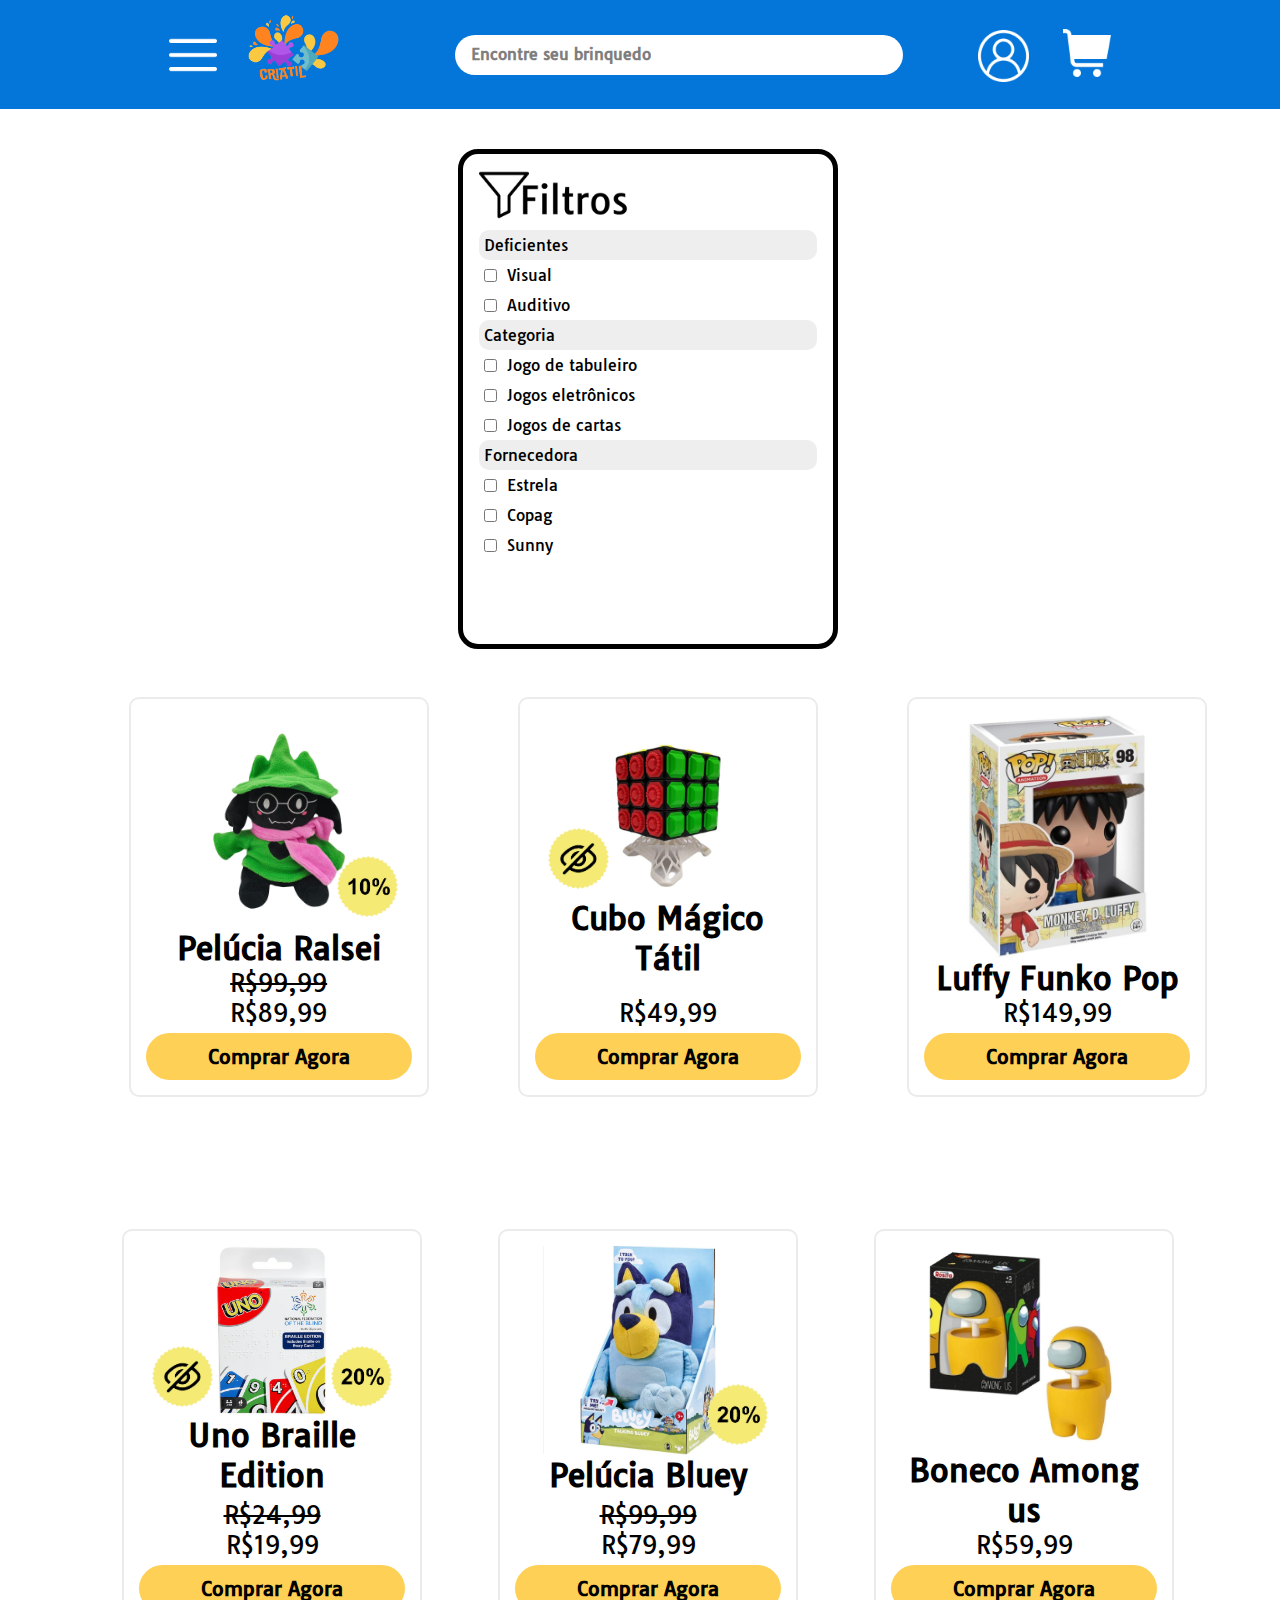
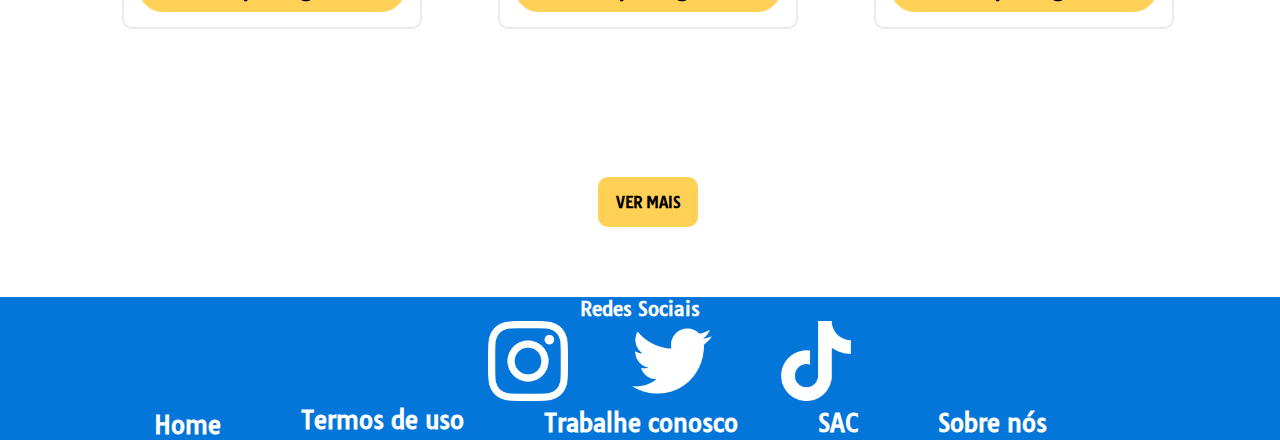
<file: Criatil/filtro.html>
<!DOCTYPE html>
<html lang="pt-br">

<head>
    <meta charset="UTF-8">
    <meta name="viewport" content="width=device-width, initial-scale=1.0">
    <title>Criatil</title>
    <link rel="stylesheet" href="CSS/filtro.css">
    <link rel="stylesheet" href="CSS/principal.css">
    <link rel="stylesheet" href="CSS/heade&footer.css">
    <script src="JS/filtro.js"></script>
    <script src="JS/principal.js"></script>
    <link rel="icon" type="image/x-icon" href="Imagens/Header/Logo_1-removebg-preview_waifu2x_art_noise1_scale (1).png">
</head>

<body>
    <header>
        <img src="Imagens/Header/menu-hamburguer.png" alt="Menu Sanduiche" class="sanduiche" onclick="block()"> <!--Icone de menu sanduiche-->

        <div class="menu_sanduiche" id="menu_sanduiche"> <!--Conteudo do menu sanduiche-->
            <img src="Imagens/Header/cruz.png" alt="Sair" onclick="block()" class="Cruz">
            <ul class="sanduiche pequeno" style="margin-bottom: 3rem;">
                
                <div class="opcao_sanduiche">
                    <a href="cadastro.html" class="sanduiche">
                        <img src="Imagens/Header/perfil_branco.png" alt="Cadastro" class="representacao">
                        <li class="sanduiche">Cadastre-se</li>   
                    </a>
                </div>
            
            <hr>
            <div class="opcao_sanduiche">
                <a href="login.html" class="sanduiche">
                <img src="Imagens/Header/login_branco.png" alt="Login" class="representacao">
                <li class="sanduiche">Entrar</li>
            </a>
            </div>
            <hr>
            <div class="opcao_sanduiche">
                <a href="carrinho.html" class="sanduiche">
                <img src="Imagens/Header/carrinho.png" alt="Carrinho" class="representacao">
                <li class="sanduiche">Carrinho</li>
                </a>
            </div>
            </ul>
            <ul class="sanduiche">
                <div class="opcao_sanduiche">
                    <a href="filtro.html" class="sanduiche">
                    <img src="Imagens/Header/teddy-bear.png" alt="Urso de Pelucia" class="representacao">
                    <li class="sanduiche">Explorar catalogo</li>
                </a>   
                </div>
            <hr>
            <div class="opcao_sanduiche">
                <a href="contato.html" class="sanduiche">
                <img src="Imagens/Header/chamada-telefonica.png" alt="Telefone tocando" class="representacao">
                <li class="sanduiche">Contatos</li>
            </a>
            </div>
            <hr>
            <div class="opcao_sanduiche">
                <a href="contato.html" class="sanduiche">
                <img src="Imagens/Header/comentarios-pergunta.png" alt="Duvida" class="representacao">
                <li class="sanduiche">Sac</li>
                </a>
            </div>
            <hr>
            <div class="opcao_sanduiche">
                <a href="https://www.instagram.com/toys_criatil/" class="sanduiche">
                <img src="Imagens/Footer/instagram.png" alt="Instagram" class="representacao">
                <li class="sanduiche">Instagram</li>
            </a>
            </div>
            </ul>
            <div class="Criatil">
                <div style="display: flex;align-items: center;">
                <img src="Imagens/Header/Logo_1-removebg-preview_waifu2x_art_noise1_scale (1).png" alt="Logo Criatil" class="Criatil">
                <h4 class="Criatil">Criatil 2024</h4>
                </div>
            </div>
        </div>

        <!--Logo Criatil-->
        <a href="index.html">
        <img src="Imagens/Header/Logo_1-removebg-preview_waifu2x_art_noise1_scale (1).png" alt="Logo Criatil" class="Logo">
        </a>

        <!--Anchors que levam para outras páginas-->
        <ul class="header">
            <li class="header"><a href="filtro.html" class="header">Explorar catalogo</a></li>
            <li class="header"><a href="contato.html" class="header">Contatos</a></li>
            <li class="header"><a href="index.html" class="header">Sac</a></li>
            <li class="header"><a href="https://www.instagram.com/toys_criatil/" class="header">Instagram</a></li>
        </ul>
        
        <input type="text" placeholder="Encontre seu brinquedo" class="pesquisa"> <!--Pesquisar-->

            
            <div class="Perfil" onmouseover="menuAparece('menu')" onmouseleave="menuDesaparece('menu'), menuDesaparece('dados_login'),menuAparece('login'), menuAparece('cadastro'), menuDesaparece('dados_cadastro')"><!--Div que contem as opções de login e cadastro-->
                
                <img src="Imagens/Header/Perfil.png" alt="Perfil" class="Perfil" id="Perfil">
                
                <div class="menu" id="menu">
                <!--login-->
                <div class="login" id="login">
        
            <button class="in_out" onclick="menuAparece('dados_login'), menuDesaparece('cadastro'), menuDesaparece('login')"><img src="Imagens/Header/Login.png" alt="Entrar" class="button" a href="login.html"><h4 class="button">Entrar</h4></button>
            </div>
            <!--Cadastro-->
            <div class="cadastro" id="cadastro">
            <button class="in_out_dois"  onclick="menuAparece('dados_cadastro'), menuDesaparece('cadastro'), menuDesaparece('login')"><img src="Imagens/Header/Cadastro.png" alt="Cadastrar" class="button" a href="cadastro.html"><h4 class="button">Cadastrar</h4></button>
            </div>
            <div class="dados_login" id="dados_login">
                <h4 class="login">Email</h4>
                <input type="text" placeholder="Insira seu Email" class="login">
                <h4 class="login">Senha</h4>
                <input type="text" placeholder="Insira sua senha" class="login">
            </div>
            <div class="dados_cadastro" id="dados_cadastro">
                
                <h4 class="cadastro">Nome</h4>
                <input type="text" placeholder="Insira seu nome" class="cadastro">
                
                <h4 class="cadastro">Email</h4>
                <input type="text" placeholder="Insira seu Email" class="cadastro">
                
                <h4 class="cadastro">Telefone</h4>
                <input type="text" placeholder="Insira seu telefone" class="cadastro">
                
                <h4 class="cadastro">Senha</h4>
                <input type="password" placeholder="Insira sua senha" class="cadastro">
                
                <h4 class="cadastro">Confirmar Senha</h4>
                <input type="password" placeholder="Confirme sua senha" class="cadastro">
            </div>
                </div>
            </div>
            <a href="carrinho.html">
            <img src="Imagens/Header/carrinho.png" alt="Carrinho" class="carrinho">
            </a>

            <div class="botao_stick">
                <img src="Imagens/Header/menu-hamburguer.png" alt="Menu sanduiche" class="botao_stick" onclick="block()">
            </div>
    
    </header>
    <br>
    <!-- PLUG-IN LIBRAS-->
<div vw class="enabled">
    <div vw-access-button class="active"></div>
    <div vw-plugin-wrapper>
      <div class="vw-plugin-top-wrapper"></div>
    </div>
    </div>
    <div class="caixa0">
        <div class="caixa1">
            <!--ÍNICIO FILTRO-->
            <div class="caixafiltro">
                <img src="Imagens/Centro/Filtros imagem.png" alt="Filtros" class="imglog">
                <ul class="lista0">
                    <li class="lista1">
                        <p>Deficientes</p>
                    </li>
                    <li class="lista2">
                        <input type="checkbox" name="" id="check1" />
                        <label for="check1">
                            Visual
                        </label>
                    </li>
                    <li class="lista2">
                        <input type="checkbox" name="" id="check2" />
                        <label for="check2">
                            Auditivo
                        </label>
                    </li>
                    <li class="lista1">
                        <p>Categoria</p>
                    </li>
                    <li class="lista2">
                        <input type="checkbox" name="" id="check3" />
                        <label for="check3">
                            Jogo de tabuleiro
                        </label>
                    </li>
                    <li class="lista2">
                        <input type="checkbox" name="" id="check4" />
                        <label for="check4">
                            Jogos eletrônicos
                        </label>
                    </li>
                    <li class="lista2">
                        <input type="checkbox" name="" id="check5" />
                        <label for="check5">
                            Jogos de cartas
                        </label>
                    </li>
                    <li class="lista1">
                        <p>Fornecedora</p>
                    </li>
                    <li class="lista2">
                        <input type="checkbox" name="" id="check6" />
                        <label for="check6">
                            Estrela
                        </label>
                    </li>
                    <li class="lista2">
                        <input type="checkbox" name="" id="check7" />
                        <label for="check7">
                            Copag
                        </label>
                    </li>
                    <li class="lista2">
                        <input type="checkbox" name="" id="check8" />
                        <label for="check8">
                            Sunny
                        </label>
                    </li>
                </ul>
            </div>
            <!--Fim filtros-->
        </div>

        <div class="caixa2">
            <div class="itens">
                <div class="linha1">
                    <div class="item1">
                        <!--Card-->
          <div class="Card">
            <!--Imagem-->
            <div class="Imagem_container">
                <div class="Imagem">
                    <a href="produtos.html">
                        <img src="Imagens/Centro/Ralsei.jpeg" alt="Pelúcia Ralse" class="Imagem_produto">
                    </a>
                    <div class="div_selo">
                        <img src="Imagens/Centro/Selos/10.png" class="imagem_selodesc">
                    </div>
                </div>
            </div>
            <!--Texto do card-->
            <h1 class="Nome_Produto">Pelúcia Ralsei</h1>
            <p class="preco "><s>R$99,99</s></p>
            <p class="preco">R$89,99</p>
            <!--Botão "Comprar agora"-->
            <div class="Comprar_Agora primeiro">
                <button class="Comprar_Agora"><h2 class="Comprar_Agora">Comprar Agora</h2></button>
            </div>
        </div>
                        <!--FIM DO CARD-->
                    </div>
                    <div class="item2">
                        <!--Card-->
         <div class="Card">
            <!--Imagem-->
            <div class="Imagem_container">
                <div class="Imagem">
                    <a href="produtos.html">
                    <img src="Imagens/Centro/CuboMagicoTatil.png" alt="Cubo Mágico Tátil" class="Imagem_produto">
                    </a>
                    <div class="div_selo">
                        <img src="Imagens/Centro/Selos/selo final olho.png" class="imagem_selo">
                    </div>
                </div>
            </div>
            <!--Texto do card-->
            <h1 class="Nome_Produto">Cubo Mágico Tátil</h1>
            <br>
            <p class="preco">R$49,99</p>
            <!--Botão "Comprar agora"-->
            <div class="Comprar_Agora primeiro">
                <button class="Comprar_Agora"><h2 class="Comprar_Agora">Comprar Agora</h2></button>
            </div>
        </div>
                        <!--FIM DO CARD-->
                    </div>
                    <div class="item3"><!--CARD-->
                        <div class="Card">
                            <!--Imagem-->
                            <div class="Imagem_container">
                                <div class="Imagem">
                                    <a href="#">
                                        <img src="Imagens/Centro/Luffy.png" alt="Luffy Funko pop"
                                            class="Imagem_produto">
                                    </a>
                                </div>
                            </div>
                            <!--Texto do card-->
                            <h1 class="Nome_Produto">Luffy Funko Pop</h1>
                            <p class="preco">R$149,99</p>
                            <!--Botão "Comprar agora"-->
                            <div class="Comprar_Agora primeiro">
                                <button class="Comprar_Agora">
                                    <h2 class="Comprar_Agora">Comprar Agora</h2>
                                </button>
                            </div>
                        </div>
                        <!--FIM DO CARD-->
                    </div>
                </div>
                <div class="linha2">
                    <div class="item4">
                        <!--Card-->
         <div class="Card">
            <!--Imagem-->
            <div class="Imagem_container">
                <div class="Imagem">
                    <a href="produtos.html">
                    <img src="Imagens/Centro/UnoBraille.png" alt="Uno Braille" class="uno Braille Edition">
                    </a>
                    <div class="div_selo">
                        <img src="Imagens/Centro/Selos/selo final olho.png" class="imagem_selo">
                    </div>
                    <div class="div_selo">
                        <img src="Imagens/Centro/Selos/20.png" class="imagem_selodesc">
                    </div>
                </div>
            </div>
            <!--Texto do card-->
            <h1 class="Nome_Produto">Uno Braille Edition</h1>
            <p class="preco primeiro"><s>R$24,99</s></p>
            <p class="preco">R$19,99</p>
            <!--Botão "Comprar agora"-->
            <div class="Comprar_Agora primeiro">
                <button class="Comprar_Agora"><h2 class="Comprar_Agora">Comprar Agora</h2></button>
            </div>
        </div>
                        <!--FIM DO CARD-->
                    </div>
                    <div class="item5">
                        <!--Card-->
         <div class="Card">
            <!--Imagem-->
            <div class="Imagem_container">
                <div class="Imagem">
                    <a href="produtos.html">
                    <img src="Imagens/Centro/Bluey.png" alt="Bluey pelúcia" class="Imagem_produto">
                    </a>
                    <div class="div_selo">
                        <img src="Imagens/Centro/Selos/20.png" class="imagem_selodesc">
                    </div>
                </div>
            </div>
            <!--Texto do card-->
            <h1 class="Nome_Produto">Pelúcia Bluey</h1>
            <p class="preco primeiro"><s>R$99,99</s></p>
            <p class="preco">R$79,99</p>
            <!--Botão "Comprar agora"-->
            <div class="Comprar_Agora primeiro">
                <button class="Comprar_Agora"><h2 class="Comprar_Agora">Comprar Agora</h2></button>
            </div>
        </div>
                        <!--FIM DO CARD-->
                    </div>
                    <div class="item6"><!--CARD-->
                        <div class="Card">
                            <!--Imagem-->
                            <div class="Imagem_container">
                                <div class="Imagem">
                                    <a href="#">
                                        <img src="Imagens/Centro/Amongus.png" alt="Boneco Among us"
                                            class="Imagem_produto">
                                    </a>
                                </div>
                            </div>
                            <!--Texto do card-->
                            <h1 class="Nome_Produto">Boneco Among us</h1>
                            <p class="preco">R$59,99</p>
                            <!--Botão "Comprar agora"-->
                            <div class="Comprar_Agora primeiro">
                                <button class="Comprar_Agora">
                                    <h2 class="Comprar_Agora">Comprar Agora</h2>
                                </button>
                            </div>
                        </div>
                        <!--FIM DO CARD-->
                    </div>
                </div>
            </div>
            <div class="vermais">
                <button class="btnvermais" onclick="adicionarItens()">VER MAIS</button>
            </div>
        </div>
    </div>
    <!--JAVA LIBRAS-->
    <script src="https://vlibras.gov.br/app/vlibras-plugin.js"></script>
    <script>
    new window.VLibras.Widget('https://vlibras.gov.br/app');
    </script>
    <br>
    
    <footer>
        <div class="Redes_Sociais"><!--Inclui titulo e logo das redes sociais-->
            <div> 
            <div class="Texto"><!--Titulo-->
                <h3 class="footer">Redes Sociais</h3>
            </div>
            <div class="Logos"><!--Logos das redes sociais-->
                <a href="https://www.instagram.com/toys_criatil/">
                    <img src="Imagens/Footer/instagram.png" alt="Instagram" class="Rede_Social">
                </a>
                <img src="Imagens/Footer/twitter.png" alt="Twitter" class="Rede_Social">
                <img src="Imagens/Footer/tik-tok.png" alt="TikTok" class="Rede_Social">
            </div>
            </div>
        </div>
    <!--Anchors do footer-->
    
            <ul class="footer">
                <div class="anchors">
                    <li class="primeiro footer" style="display: flex;align-self: center;"><a href="index.html"  class="footer"><h2 class="footer">Home</h2></a></li> 
                <li class="penultimo"><a href="#"  class="footer"><h2 class="footer">Termos de uso</h2></a></li>
                </div>
                <div class="anchors">
                <li class="footer"><a href="#" class="footer"><h2 class="footer">Trabalhe conosco</h2></a></li>
                <li class="footer"><a href="contato.html" class="footer"><h2 class="footer">SAC</h2></a></li>
                <li class="ultimo"><a href="sobre nós.html" class="footer"><h2 class="footer">Sobre nós</h2></a></li> 
                </div>
            </ul>
   
    </footer>
</body>

</html>
</file>
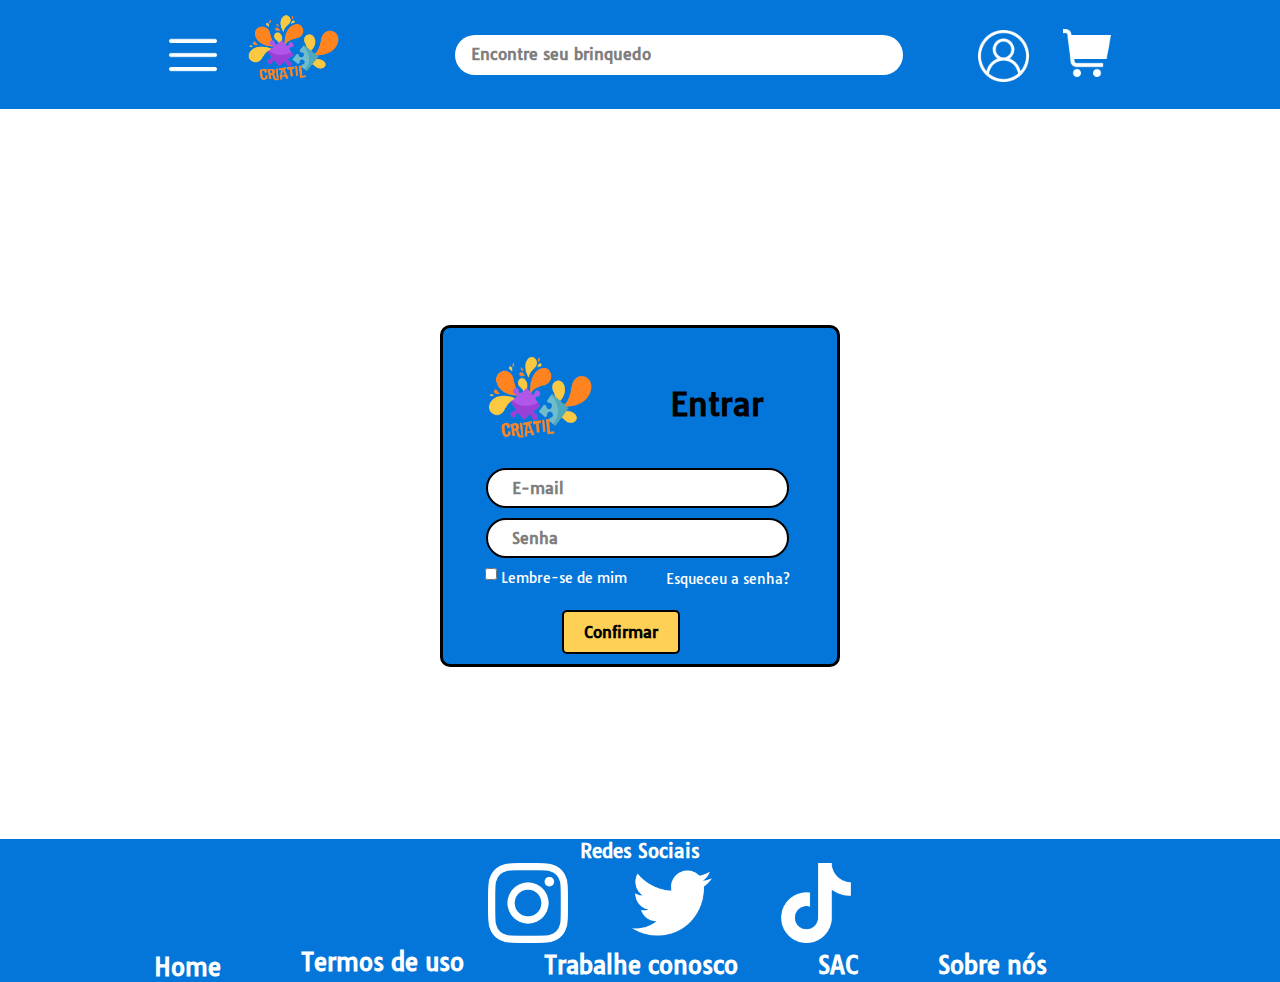
<file: Criatil/login.html>
<!DOCTYPE html>
<html lang="pt-br">
<head>
    <meta charset="UTF-8">
    <meta name="viewport" content="width=device-width, initial-scale=1.0">
    <link rel="stylesheet" href="CSS/login.css">
    <link rel="stylesheet" href="CSS/principal.css">
    <link rel="stylesheet" href="CSS/heade&footer.css">
    <title>Criatil</title>
    <script src="JS/principal.js"></script>
    <link rel="icon" type="image/x-icon" href="Imagens/Header/Logo_1-removebg-preview_waifu2x_art_noise1_scale (1).png">
</head>
<body>
    
    <header>
        <img src="Imagens/Header/menu-hamburguer.png" alt="Menu Sanduiche" class="sanduiche" onclick="block()"> <!--Icone de menu sanduiche-->

        <div class="menu_sanduiche" id="menu_sanduiche"> <!--Conteudo do menu sanduiche-->
            <img src="Imagens/Header/cruz.png" alt="Sair" onclick="block()" class="Cruz">
            <ul class="sanduiche pequeno" style="margin-bottom: 3rem;">
                
                <div class="opcao_sanduiche">
                    <a href="cadastro.html" class="sanduiche">
                        <img src="Imagens/Header/perfil_branco.png" alt="Cadastro" class="representacao">
                        <li class="sanduiche">Cadastre-se</li>   
                    </a>
                </div>
            
            <hr>
            <div class="opcao_sanduiche">
                <a href="login.html" class="sanduiche">
                <img src="Imagens/Header/login_branco.png" alt="Login" class="representacao">
                <li class="sanduiche">Entrar</li>
            </a>
            </div>
            <hr>
            <div class="opcao_sanduiche">
                <a href="carrinho.html" class="sanduiche">
                <img src="Imagens/Header/carrinho.png" alt="Carrinho" class="representacao">
                <li class="sanduiche">Carrinho</li>
                </a>
            </div>
            </ul>
            <ul class="sanduiche">
                <div class="opcao_sanduiche">
                    <a href="filtro.html" class="sanduiche">
                    <img src="Imagens/Header/teddy-bear.png" alt="Urso de Pelucia" class="representacao">
                    <li class="sanduiche">Explorar catalogo</li>
                </a>   
                </div>
            <hr>
            <div class="opcao_sanduiche">
                <a href="contato.html" class="sanduiche">
                <img src="Imagens/Header/chamada-telefonica.png" alt="Telefone tocando" class="representacao">
                <li class="sanduiche">Contatos</li>
            </a>
            </div>
            <hr>
            <div class="opcao_sanduiche">
                <a href="contato.html" class="sanduiche">
                <img src="Imagens/Header/comentarios-pergunta.png" alt="Duvida" class="representacao">
                <li class="sanduiche">Sac</li>
                </a>
            </div>
            <hr>
            <div class="opcao_sanduiche">
                <a href="https://www.instagram.com/toys_criatil/" class="sanduiche">
                <img src="Imagens/Footer/instagram.png" alt="Instagram" class="representacao">
                <li class="sanduiche">Instagram</li>
            </a>
            </div>
            </ul>
            <div class="Criatil">
                <div style="display: flex;align-items: center;">
                <img src="Imagens/Header/Logo_1-removebg-preview_waifu2x_art_noise1_scale (1).png" alt="Logo Criatil" class="Criatil">
                <h4 class="Criatil">Criatil 2024</h4>
                </div>
            </div>
        </div>

        <!--Logo Criatil-->
        <a href="index.html">
        <img src="Imagens/Header/Logo_1-removebg-preview_waifu2x_art_noise1_scale (1).png" alt="Logo Criatil" class="Logo">
        </a>

        <!--Anchors que levam para outras páginas-->
        <ul class="header">
            <li class="header"><a href="filtro.html" class="header">Explorar catalogo</a></li>
            <li class="header"><a href="contato.html" class="header">Contatos</a></li>
            <li class="header"><a href="index.html" class="header">Sac</a></li>
            <li class="header"><a href="https://www.instagram.com/toys_criatil/" class="header">Instagram</a></li>
        </ul>
        
        <input type="text" placeholder="Encontre seu brinquedo" class="pesquisa"> <!--Pesquisar-->

            
            <div class="Perfil" onmouseover="menuAparece('menu')" onmouseleave="menuDesaparece('menu'), menuDesaparece('dados_login'),menuAparece('login'), menuAparece('cadastro'), menuDesaparece('dados_cadastro')"><!--Div que contem as opções de login e cadastro-->
                
                <img src="Imagens/Header/Perfil.png" alt="Perfil" class="Perfil" id="Perfil">
                
                <div class="menu" id="menu">
                <!--login-->
                <div class="login" id="login">
        
            <button class="in_out" onclick="menuAparece('dados_login'), menuDesaparece('cadastro'), menuDesaparece('login')"><img src="Imagens/Header/Login.png" alt="Entrar" class="button" a href="login.html"><h4 class="button">Entrar</h4></button>
            </div>
            <!--Cadastro-->
            <div class="cadastro" id="cadastro">
            <button class="in_out_dois"  onclick="menuAparece('dados_cadastro'), menuDesaparece('cadastro'), menuDesaparece('login')"><img src="Imagens/Header/Cadastro.png" alt="Cadastrar" class="button" a href="cadastro.html"><h4 class="button">Cadastrar</h4></button>
            </div>
            <div class="dados_login" id="dados_login">
                <h4 class="login">Email</h4>
                <input type="text" placeholder="Insira seu Email" class="login">
                <h4 class="login">Senha</h4>
                <input type="text" placeholder="Insira sua senha" class="login">
            </div>
            <div class="dados_cadastro" id="dados_cadastro">
                
                <h4 class="cadastro">Nome</h4>
                <input type="text" placeholder="Insira seu nome" class="cadastro">
                
                <h4 class="cadastro">Email</h4>
                <input type="text" placeholder="Insira seu Email" class="cadastro">
                
                <h4 class="cadastro">Telefone</h4>
                <input type="text" placeholder="Insira seu telefone" class="cadastro">
                
                <h4 class="cadastro">Senha</h4>
                <input type="password" placeholder="Insira sua senha" class="cadastro">
                
                <h4 class="cadastro">Confirmar Senha</h4>
                <input type="password" placeholder="Confirme sua senha" class="cadastro">
            </div>
                </div>
            </div>
            <a href="carrinho.html">
            <img src="Imagens/Header/carrinho.png" alt="Carrinho" class="carrinho">
            </a>

            <div class="botao_stick">
                <img src="Imagens/Header/menu-hamburguer.png" alt="Menu sanduiche" class="botao_stick" onclick="block()">
            </div>
    
    </header>
<!-- PLUG-IN LIBRAS-->
<div vw class="enabled">
    <div vw-access-button class="active"></div>
    <div vw-plugin-wrapper>
      <div class="vw-plugin-top-wrapper"></div>
    </div>
    </div>
<div class="corpo">
<main class="cadastro-container clearfix">
    <img src="Imagens/Header/Logo_1-removebg-preview_waifu2x_art_noise1_scale (1).png" alt="Logo Criatil" class="Logo">
    <h3>Entrar</h3>
    <form action="#" method="POST"> 
        <input type="email" placeholder="E-mail" required><br>
        <input type="password" placeholder="Senha" required><br>
        <div class="opcoes">
            <label class="Lembrar"><input type="checkbox"> Lembre-se de mim</label>
            <a href="#" class="Esqueceu"">Esqueceu a senha?</a>
        </div>
        <button type="submit">Confirmar</button>
    </form>

</main>
</div>
<footer>
    <div class="Redes_Sociais"><!--Inclui titulo e logo das redes sociais-->
        <div> 
        <div class="Texto"><!--Titulo-->
            <h3 class="footer">Redes Sociais</h3>
        </div>
        <div class="Logos"><!--Logos das redes sociais-->
            <a href="https://www.instagram.com/toys_criatil/">
                <img src="Imagens/Footer/instagram.png" alt="Instagram" class="Rede_Social">
            </a>
            <img src="Imagens/Footer/twitter.png" alt="Twitter" class="Rede_Social">
            <img src="Imagens/Footer/tik-tok.png" alt="TikTok" class="Rede_Social">
        </div>
        </div>
    </div>
    <!--JAVA LIBRAS-->
    <script src="https://vlibras.gov.br/app/vlibras-plugin.js"></script>
    <script>
    new window.VLibras.Widget('https://vlibras.gov.br/app');
    </script>
<!--Anchors do footer-->

        <ul class="footer">
            <div class="anchors">
                <li class="primeiro footer"><a href="index.html"  class="footer"><h2 class="footer">Home</h2></a></li> 
            <li class="penultimo"><a href="#"  class="footer"><h2 class="footer">Termos de uso</h2></a></li>
            </div>
            <div class="anchors">
            <li class="footer"><a href="#" class="footer"><h2 class="footer">Trabalhe conosco</h2></a></li>
            <li class="footer"><a href="contato.html" class="footer"><h2 class="footer">SAC</h2></a></li>
            <li class="ultimo"><a href="sobre nós.html" class="footer"><h2 class="footer">Sobre nós</h2></a></li>  
            </div>
        </ul>

</footer>
</body>
</html>
</file>
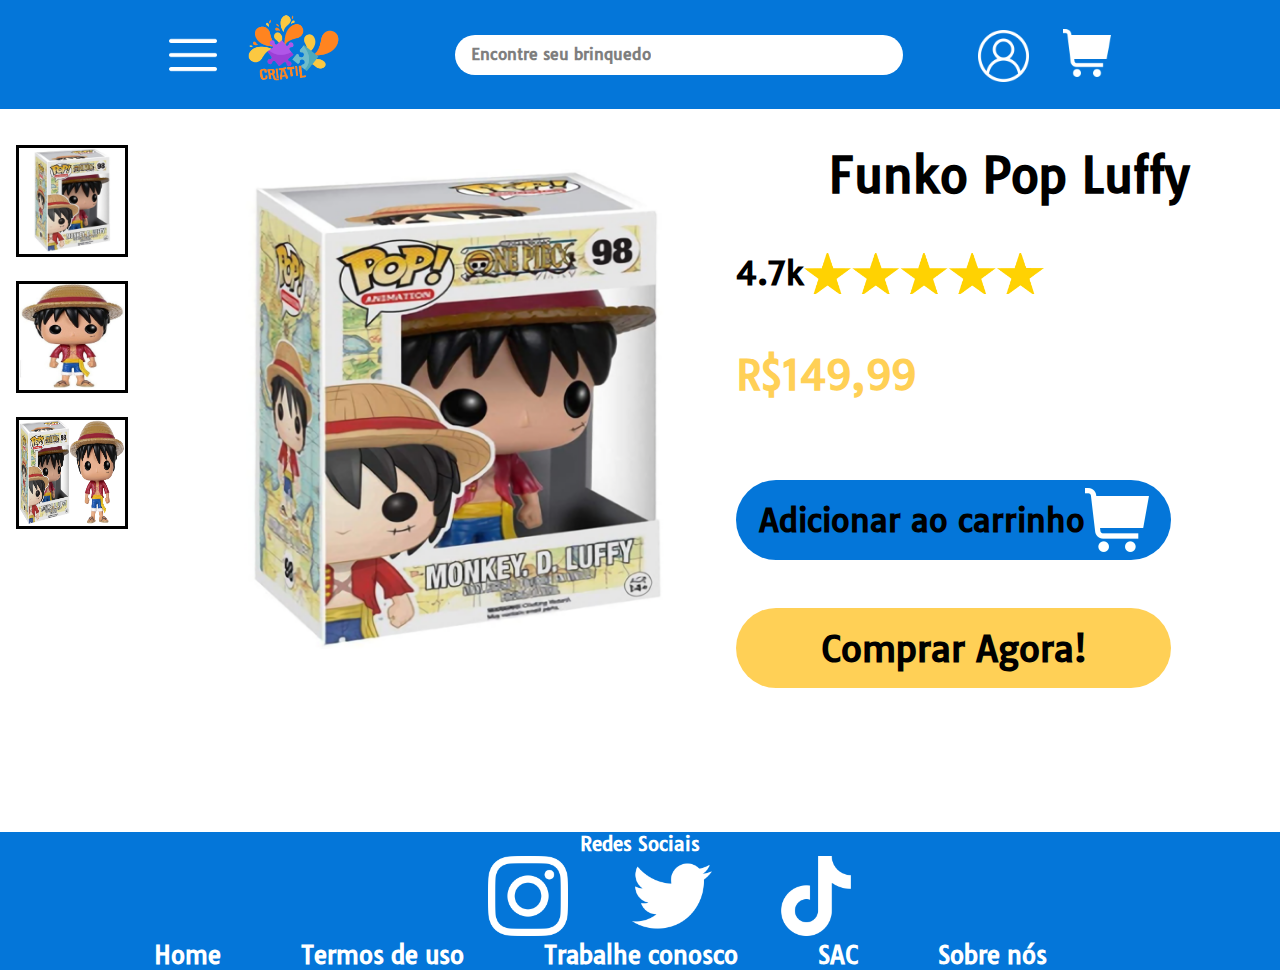
<file: Criatil/produtos.html>
<!DOCTYPE html>
<html lang="pt-br">
<head>
    <meta charset="UTF-8">
    <meta name="viewport" content="width=device-width, initial-scale=1.0">
    <title>Criatil</title>
    <link rel="stylesheet" href="CSS/produtos.css">
    <link rel="stylesheet" href="CSS/heade&footer.css">
    <script src="JS/principal.js"></script>
    <link rel="icon" type="image/x-icon" href="Imagens/Header/Logo_1-removebg-preview_waifu2x_art_noise1_scale (1).png">
</head>
<body>
    <header>
        <img src="Imagens/Header/menu-hamburguer.png" alt="Menu Sanduiche" class="sanduiche" onclick="block()"> <!--Icone de menu sanduiche-->

        <div class="menu_sanduiche" id="menu_sanduiche"> <!--Conteudo do menu sanduiche-->
            <img src="Imagens/Header/cruz.png" alt="Sair" onclick="block()" class="Cruz">
            <ul class="sanduiche pequeno" style="margin-bottom: 3rem;">
                
                <div class="opcao_sanduiche">
                    <a href="cadastro.html" class="sanduiche">
                        <img src="Imagens/Header/perfil_branco.png" alt="Cadastro" class="representacao">
                        <li class="sanduiche">Cadastre-se</li>   
                    </a>
                </div>
            
            <hr>
            <div class="opcao_sanduiche">
                <a href="login.html" class="sanduiche">
                <img src="Imagens/Header/login_branco.png" alt="Login" class="representacao">
                <li class="sanduiche">Entrar</li>
            </a>
            </div>
            <hr>
            <div class="opcao_sanduiche">
                <a href="carrinho.html" class="sanduiche">
                <img src="Imagens/Header/carrinho.png" alt="Carrinho" class="representacao">
                <li class="sanduiche">Carrinho</li>
                </a>
            </div>
            </ul>
            <ul class="sanduiche">
                <div class="opcao_sanduiche">
                    <a href="filtro.html" class="sanduiche">
                    <img src="Imagens/Header/teddy-bear.png" alt="Urso de Pelucia" class="representacao">
                    <li class="sanduiche">Explorar catalogo</li>
                </a>   
                </div>
            <hr>
            <div class="opcao_sanduiche">
                <a href="contato.html" class="sanduiche">
                <img src="Imagens/Header/chamada-telefonica.png" alt="Telefone tocando" class="representacao">
                <li class="sanduiche">Contatos</li>
            </a>
            </div>
            <hr>
            <div class="opcao_sanduiche">
                <a href="contato.html" class="sanduiche">
                <img src="Imagens/Header/comentarios-pergunta.png" alt="Duvida" class="representacao">
                <li class="sanduiche">Sac</li>
                </a>
            </div>
            <hr>
            <div class="opcao_sanduiche">
                <a href="https://www.instagram.com/toys_criatil/" class="sanduiche">
                <img src="Imagens/Footer/instagram.png" alt="Instagram" class="representacao">
                <li class="sanduiche">Instagram</li>
            </a>
            </div>
            </ul>
            <div class="Criatil">
                <div style="display: flex;align-items: center;">
                <img src="Imagens/Header/Logo_1-removebg-preview_waifu2x_art_noise1_scale (1).png" alt="Logo Criatil" class="Criatil">
                <h4 class="Criatil">Criatil 2024</h4>
                </div>
            </div>
        </div>

        <!--Logo Criatil-->
        <a href="index.html">
        <img src="Imagens/Header/Logo_1-removebg-preview_waifu2x_art_noise1_scale (1).png" alt="Logo Criatil" class="Logo">
        </a>

        <!--Anchors que levam para outras páginas-->
        <ul class="header">
            <li class="header"><a href="filtro.html" class="header">Explorar catalogo</a></li>
            <li class="header"><a href="contato.html" class="header">Contatos</a></li>
            <li class="header"><a href="index.html" class="header">Sac</a></li>
            <li class="header"><a href="https://www.instagram.com/toys_criatil/" class="header">Instagram</a></li>
        </ul>
        
        <input type="text" placeholder="Encontre seu brinquedo" class="pesquisa"> <!--Pesquisar-->

            
            <div class="Perfil" onmouseover="menuAparece('menu')" onmouseleave="menuDesaparece('menu'), menuDesaparece('dados_login'),menuAparece('login'), menuAparece('cadastro'), menuDesaparece('dados_cadastro')"><!--Div que contem as opções de login e cadastro-->
                
                <img src="Imagens/Header/Perfil.png" alt="Perfil" class="Perfil" id="Perfil">
                
                <div class="menu" id="menu">
                <!--login-->
                <div class="login" id="login">
        
            <button class="in_out" onclick="menuAparece('dados_login'), menuDesaparece('cadastro'), menuDesaparece('login')"><img src="Imagens/Header/Login.png" alt="Entrar" class="button" a href="login.html"><h4 class="button">Entrar</h4></button>
            </div>
            <!--Cadastro-->
            <div class="cadastro" id="cadastro">
            <button class="in_out_dois"  onclick="menuAparece('dados_cadastro'), menuDesaparece('cadastro'), menuDesaparece('login')"><img src="Imagens/Header/Cadastro.png" alt="Cadastrar" class="button" a href="cadastro.html"><h4 class="button">Cadastrar</h4></button>
            </div>
            <div class="dados_login" id="dados_login">
                <h4 class="login">Email</h4>
                <input type="text" placeholder="Insira seu Email" class="login">
                <h4 class="login">Senha</h4>
                <input type="text" placeholder="Insira sua senha" class="login">
            </div>
            <div class="dados_cadastro" id="dados_cadastro">
                
                <h4 class="cadastro">Nome</h4>
                <input type="text" placeholder="Insira seu nome" class="cadastro">
                
                <h4 class="cadastro">Email</h4>
                <input type="text" placeholder="Insira seu Email" class="cadastro">
                
                <h4 class="cadastro">Telefone</h4>
                <input type="text" placeholder="Insira seu telefone" class="cadastro">
                
                <h4 class="cadastro">Senha</h4>
                <input type="password" placeholder="Insira sua senha" class="cadastro">
                
                <h4 class="cadastro">Confirmar Senha</h4>
                <input type="password" placeholder="Confirme sua senha" class="cadastro">
            </div>
                </div>
            </div>
            <a href="carrinho.html">
            <img src="Imagens/Header/carrinho.png" alt="Carrinho" class="carrinho">
            </a>

            <div class="botao_stick">
                <img src="Imagens/Header/menu-hamburguer.png" alt="Menu sanduiche" class="botao_stick" onclick="block()">
            </div>
    
    </header>
    
<!-- PLUG-IN LIBRAS-->
<div vw class="enabled">
    <div vw-access-button class="active"></div>
    <div vw-plugin-wrapper>
      <div class="vw-plugin-top-wrapper"></div>
    </div>
    </div>

    <!--Começo corpo da página-->
    <div class="corpo">
    <section class="corpo">
    <div class="all_imagens">

        <div class="botoes">
            <button class="Imagem" onclick="document.getElementById('Imagem').src='Imagens/Centro/Luffy.png'"> <img src="Imagens/Centro/Luffy.png" alt="Luffy Funko pop" class="Produto"></button>
            <button class="Imagem" onclick="document.getElementById('Imagem').src='Imagens/Comprar/Luffy_Frente.png'"> <img src="Imagens/Comprar/Luffy_Frente.png" alt="Luffy Funko pop de frente"  class="Produto"></button>
            <button class="Imagem" onclick="document.getElementById('Imagem').src='Imagens/Comprar/Luffy_Detalhes.png'"> <img src="Imagens/Comprar/Luffy_Detalhes.png" alt="Luffy Funko pop com caixa"  class="Produto"></button>
        </div>
        <div class="Imagem">
                <img src="Imagens/Centro/Luffy.png" alt="Funko pop Luffy" class="Imagem" id="Imagem">
            </div>
    </div>
    <div style="width: 100%;">
        
        
    <div class="Texto">
                <h1 class="Titulo">Funko Pop Luffy</h1>
                <div class="Estrela">
                    <h4 class="Estrela">4.7k</h4>
                    <img src="Imagens/Comprar/Estrelas-removebg-preview.png" alt="Estrelas" class="Estrelas">
                </div>
                <div class="informacoes">
                    <h2 class="preco">R$149,99</h2>
                </div>
                <div class="botoes_comprar">
                    <div class="adicionar"><!--Adicionar ao carinho-->
                        <h2 class="adicionar">Adicionar ao carrinho</h2>
                        <img src="Imagens/Header/carrinho.png" alt="Carrinho" class="carrinho2">
                    </div>
                    <div class="comprar">
                        <h2 class="comprar">Comprar Agora!</h2>
                    </div>
                </div>
            </div>
        
    </div>
    </section>
    </div>
    <!--Final corpo da página-->

    <footer>
        <div class="Redes_Sociais"><!--Inclui titulo e logo das redes sociais-->
            <div> 
            <div class="Texto"><!--Titulo-->
                <h3 class="footer">Redes Sociais</h3>
            </div>
            <div class="Logos"><!--Logos das redes sociais-->
                <a href="https://www.instagram.com/toys_criatil/">
                    <img src="Imagens/Footer/instagram.png" alt="Instagram" class="Rede_Social">
                </a>
                <img src="Imagens/Footer/twitter.png" alt="Twitter" class="Rede_Social">
                <img src="Imagens/Footer/tik-tok.png" alt="TikTok" class="Rede_Social">
            </div>
            </div>
        </div>

    <!--Anchors do footer-->
            <ul class="footer">
                <div class="anchors">
                    <li class="primeiro footer"><a href="index.html"  class="footer"><h2 class="footer">Home</h2></a></li> 
                <li class="penultimo"><a href="#"  class="footer"><h2 class="footer">Termos de uso</h2></a></li>
                </div>
                <div class="anchors">
                <li class="footer"><a href="#" class="footer"><h2 class="footer">Trabalhe conosco</h2></a></li>
                <li class="footer"><a href="contato.html" class="footer"><h2 class="footer">SAC</h2></a></li>
                <li class="ultimo"><a href="sobre nós.html" class="footer"><h2 class="footer">Sobre nós</h2></a></li> 
                </div>
            </ul>
   
    </footer>
    <!--JAVA LIBRAS-->
    <script src="https://vlibras.gov.br/app/vlibras-plugin.js"></script>
    <script>
    new window.VLibras.Widget('https://vlibras.gov.br/app');
    </script>
</body>
</html>
</file>
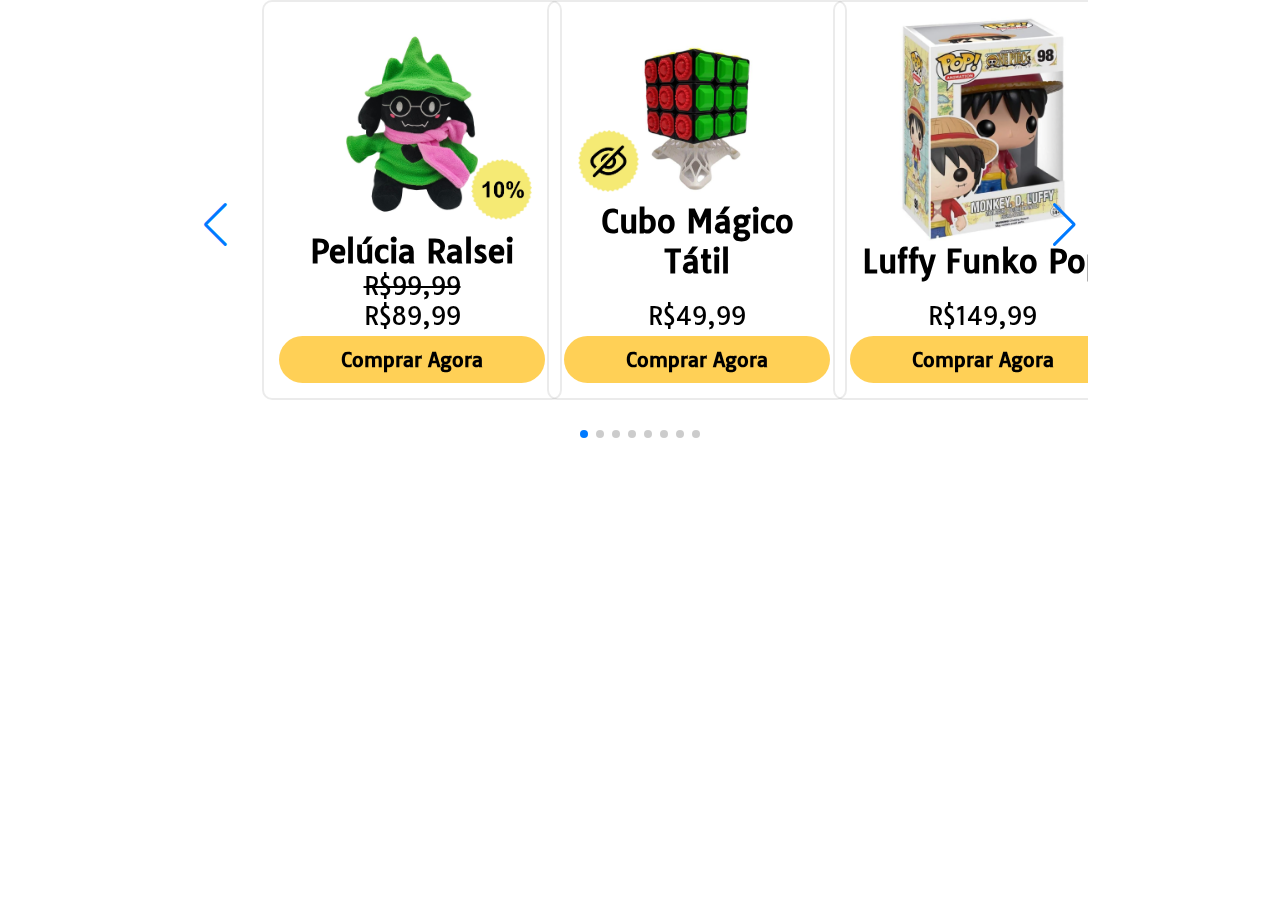
<file: Criatil/Slider.html>
<!DOCTYPE html>
<html lang="en">

<head>
  <meta charset="utf-8" />
  <title>Swiper demo</title>
  <meta name="viewport" content="width=device-width, initial-scale=1, minimum-scale=1, maximum-scale=1" />
  <!-- Link Swiper's CSS -->
  <link rel="stylesheet" href="https://cdn.jsdelivr.net/npm/swiper@11/swiper-bundle.min.css" />
  <link rel="stylesheet" href="CSS/principal.css">
  <style>
    .swiper{
        width: 70%;
        justify-content: center;
        padding-bottom: 50px;
        padding-left: 50px;
        padding-right: 50px;
    }
  </style>
</head>

<body>
  <!-- Swiper -->
  <div class="swiper mySwiper">
    <div class="swiper-wrapper">
      
        <div class="swiper-slide">
            <!--Card-->
          <div class="Card">
            <!--Imagem-->
            <div class="Imagem_container">
                <div class="Imagem">
                    <a href="produtos.html" class="a_produto">
                        <img src="Imagens/Centro/Ralsei.jpeg" alt="Pelúcia Ralse" class="Imagem_produto">
                    </a>
                    <div class="div_selo">
                        <img src="Imagens/Centro/Selos/10.png" class="imagem_selodesc">
                    </div>
                </div>
            </div>
            <!--Texto do card-->
            <h1 class="Nome_Produto">Pelúcia Ralsei</h1>
            <p class="preco "><s>R$99,99</s></p>
            <p class="preco">R$89,99</p>
            <!--Botão "Comprar agora"-->
            <div class="Comprar_Agora primeiro">
                <button class="Comprar_Agora"><h2 class="Comprar_Agora">Comprar Agora</h2></button>
            </div>
        </div>

        </div>
        
        <div class="swiper-slide">
        <!--Card-->
         <div class="Card">
            <!--Imagem-->
            <div class="Imagem_container">
                <div class="Imagem">
                    <a href="produtos.html" class="a_produto">
                    <img src="Imagens/Centro/CuboMagicoTatil.png" alt="Cubo Mágico Tátil" class="Imagem_produto">
                    </a>
                    <div class="div_selo">
                        <img src="Imagens/Centro/Selos/selo final olho.png" class="imagem_selo">
                    </div>
                </div>
            </div>
            <!--Texto do card-->
            <h1 class="Nome_Produto">Cubo Mágico Tátil</h1>
            <br>
            <p class="preco">R$49,99</p>
            <!--Botão "Comprar agora"-->
            <div class="Comprar_Agora primeiro">
                <button class="Comprar_Agora"><h2 class="Comprar_Agora">Comprar Agora</h2></button>
            </div>
        </div>

        </div>

        <div class="swiper-slide">
         <!--Card-->
         <div class="Card">
            <!--Imagem-->
            <div class="Imagem_container">
                <div class="Imagem">
                    <a href="produtos.html" class="a_produto">
                    <img src="Imagens/Centro/Luffy.png" alt="Luffy Funko Pop" class="Imagem_produto">
                    </a>
                </div>
            </div>
            <!--Texto do card-->
            <h1 class="Nome_Produto">Luffy Funko Pop</h1>
            <br>
            <p class="preco">R$149,99</p>
            <!--Botão "Comprar agora"-->
            <div class="Comprar_Agora primeiro">
                <button class="Comprar_Agora"><h2 class="Comprar_Agora">Comprar Agora</h2></button>
            </div>
        </div>

        </div>

        <div class="swiper-slide">
         <!--Card-->
         <div class="Card">
            <!--Imagem-->
            <div class="Imagem_container">
                <div class="Imagem">
                    <a href="produtos.html" class="a_produto">
                    <img src="Imagens/Centro/UnoBraille.png" alt="Uno Braille" class="uno Braille Edition">
                    </a>
                    <div class="div_selo">
                        <img src="Imagens/Centro/Selos/selo final olho.png" class="imagem_selo">
                    </div>
                    <div class="div_selo">
                        <img src="Imagens/Centro/Selos/20.png" class="imagem_selodesc">
                    </div>
                </div>
            </div>
            <!--Texto do card-->
            <h1 class="Nome_Produto">Uno Braille Edition</h1>
            <p class="preco primeiro"><s>R$24,99</s></p>
            <p class="preco">R$19,99</p>
            <!--Botão "Comprar agora"-->
            <div class="Comprar_Agora primeiro">
                <button class="Comprar_Agora"><h2 class="Comprar_Agora">Comprar Agora</h2></button>
            </div>
        </div>

        </div>

        <div class="swiper-slide">
         <!--Card-->
         <div class="Card">
            <!--Imagem-->
            <div class="Imagem_container">
                <div class="Imagem">
                    <a href="produtos.html" class="a_produto">
                    <img src="Imagens/Centro/Bluey.png" alt="Bluey pelúcia" class="Imagem_produto">
                    </a>
                    <div class="div_selo">
                        <img src="Imagens/Centro/Selos/20.png" class="imagem_selodesc">
                    </div>
                </div>
            </div>
            <!--Texto do card-->
            <h1 class="Nome_Produto">Pelúcia Bluey</h1>
            <p class="preco primeiro"><s>R$99,99</s></p>
            <p class="preco">R$79,99</p>
            <!--Botão "Comprar agora"-->
            <div class="Comprar_Agora primeiro">
                <button class="Comprar_Agora"><h2 class="Comprar_Agora">Comprar Agora</h2></button>
            </div>
        </div>

        </div>

        <div class="swiper-slide">

         <!--Card-->
         <div class="Card">
            <!--Imagem-->
            <div class="Imagem_container">
                <div class="Imagem">
                    <a href="produtos.html" class="a_produto">
                    <img src="Imagens/Centro/Amongus.png" alt="Ralsei plush" class="Imagem_produto">
                    </a>
                </div>
            </div>
            <!--Texto do card-->
            <h1 class="Nome_Produto">Boneco Among us</h1>
            <br>
            <p class="preco">R$59,99</p>
            <!--Botão "Comprar agora"-->
            <div class="Comprar_Agora primeiro">
                <button class="Comprar_Agora"><h2 class="Comprar_Agora">Comprar Agora</h2></button>
            </div>
        </div> 
        
        </div>

        <div class="swiper-slide">
        <!--Card-->
        <div class="Card">
            <!--Imagem-->
            <div class="Imagem_container">
                <div class="Imagem">
                    <a href="produtos.html" class="a_produto">
                    <img src="Imagens/Centro/AlfabetoLibras.png" alt="Ralsei plush" class="Imagem_produto">
                    </a>
                    <div class="div_selo">
                        <img src="Imagens/Centro/Selos/selo final ouvido.png" class="imagem_selo">
                    </div>
                </div>
            </div>
            <!--Texto do card-->
            <h1 class="Nome_Produto">Alfabeto em libras</h1>
            <br>
            <p class="preco">R$39,99</p>
            <!--Botão "Comprar agora"-->
            <div class="Comprar_Agora primeiro">
                <button class="Comprar_Agora"><h2 class="Comprar_Agora">Comprar Agora</h2></button>
            </div>
        </div> 
        
        </div>

        <div class="swiper-slide">
        <!--Card-->
        <div class="Card">
            <!--Imagem-->
            <div class="Imagem_container">
                <div class="Imagem">
                    <a href="produtos.html" class="a_produto">
                    <img src="Imagens/Centro/Coup.png" alt="Coup card game" class="Imagem_produto">
                    </a>
                    <div class="div_selo">
                        <img src="Imagens/Centro/Selos/25.png" class="imagem_selodesc">
                    </div>
                </div>
            </div>
            <!--Texto do card-->
            <h1 class="Nome_Produto">Coup Card Game</h1>
            <p class="preco primeiro"><s>R$99,99</s></p>
            <p class="preco">R$74,99</p>
            <!--Botão "Comprar agora"-->
            <div class="Comprar_Agora primeiro">
                <button class="Comprar_Agora"><h2 class="Comprar_Agora">Comprar Agora</h2></button>
            </div>
        </div>

        
        </div>

    </div>
    <div class="swiper-button-next"></div>
    <div class="swiper-button-prev"></div>
    <div class="swiper-pagination"></div>
  </div>

  <!-- Swiper JS -->
  <script src="https://cdn.jsdelivr.net/npm/swiper@11/swiper-bundle.min.js"></script>

  <!-- Initialize Swiper -->
  <script>
    var swiper = new Swiper(".mySwiper", {
      slidesPerView: 3,
      loop : true,
      spaceBetween: 60,
      navigation: {
        nextEl: ".swiper-button-next",
        prevEl: ".swiper-button-prev",
      },
      pagination: {
        el: ".swiper-pagination",
        clickable: true,
      },
    });
  </script>
</body>

</html>
</file>
<file: Criatil/CSS/principal.css>
@import url('https://fonts.googleapis.com/css2?family=Tauri&display=swap');

*{/*Zerar valores e aplicar fonte padrão (Tauri)*/
box-sizing: border-box;
margin: 0;
padding: 0;
background-color: none;
font-family: "Tauri";
}

html{
  width: 100%;
}

  /*Inicio corpo da página*/
  .container {
    max-width: 1536px;
    margin-left: auto;
    margin-right: auto;
    padding-left: 0.5rem;
    padding-right: 0.5rem;
  }
  a{
    text-decoration: none;
    color: black;
}
 img{
  height: 2rem;
 }
.Slider{
   display: flex;
   flex-direction: column;
   justify-content: center;  
   align-items: center;
   margin: 50px 0px;
   justify-self: center;
   width: 75%;
}
.Titulo{
    font-size: 28px;
    text-transform: uppercase;
    text-align: center;
    margin: 0px;
    margin-top: 5rem;
}
.Card{
    display: flex;
    flex-direction: column;
    width: 300px;
    height: 400px;
    padding: 15px;
    border: 2px solid rgb(0, 0,0,0.08);
    border-radius: 10px;
    margin: 0px 20px;
    transition-duration: 0.5s;
}
.Card:hover{
    transform: translateY(-10px);
}
.Imagem_container{
  width: 100%;
  height: 100%;
  display: flex;
  overflow: hidden;
  position: relative;
}
.Imagem a,.Imagem{
    width: 100%;
    height: 100%;
    display: flex; 
    position: relative;   
}
.Imagem a img{
    width: 100%;
    height: 100%;
    object-position: center;
    object-fit: contain;
}
.Nome_Produto,.preco{
    text-align: center
}
.Nome_Produto{
    font-size: 2rem;
    flex-wrap: wrap;
}
.a_produto{
  width: 100px;
  height: 150px;
}
.preco{
    font-size: 1.5rem;
}
.primeiro{
    margin-top: 0.3rem;
}
div.Comprar_Agora{
    background-color: #FFD056;
    border-radius: 25px;
    display: flex;
    justify-content: center;
}
h2.Comprar_Agora{
    text-align: center;
    padding: 0.7rem;
    cursor: pointer;
}
button.Comprar_Agora{
    border: none;
    background-color: transparent;
    border-radius: 25px;
    width: 100%;
}
div.videos{
    display: flex;
    justify-content: center;
    width:100%
}
.Titulo{
    margin-bottom: 1rem;
}
img.filtro,.filtro2,.filtro3,.filtro4{
  width: 8rem;
  margin-right: 1rem;
  height: fit-content;
}
div.iframes{
display: flex;
justify-content: center;
}
iframe{
  margin-left: 2rem;
  border-radius: 10px;
}
div.filtro{
  display: flex;
  width: 100%;
  justify-content: center;
}
div#filtro{
  display: flex;
  flex-direction: column;
  align-items: center;
  width: 15rem;
  
}
h5{
  font-size: 1.5rem;
  margin-top: 1rem;
  text-align: center;
}
#app {
  padding: 2rem;
}
.filtro_container{
  width: 50%;
  display: flex;
  justify-content: center;
}
.imagem_selo {
  position: absolute;
  bottom: 5%;
  left: 5%;
  height: auto;
  width: 23%;
  z-index: 1;
}
.imagem_selodesc {
  position: absolute;
  bottom: 5%;
  right: 5%;
  height: auto;
  width: 23%;
  z-index: 1;
}
.swiper{
  width: 70%;
  justify-content: center;
  padding-bottom: 50px;
  padding-left: 50px;
  padding-right: 50px;
  margin-bottom: 60px;
}
div.Imagens{/*Div de imagens promocionais*/
  width: 40%;
  height: fit-content;
  display: flex;
  justify-content: space-evenly;
  align-items: center;
}
img.promocional{
  width: 26rem;
  height: 28rem;
}
div.center{
  justify-content: center;
  width: 100%;
  display: flex;
}

    /* 2xl */
@media (max-width: 1536px) {
  .container {
    max-width: 1280px;
  }
}

/* xl */
@media (max-width: 1280px) {
  img.filtro,img.filtro2,img.filtro3,img.filtro4,img.filtro5,img.filtro6{
    width: 6.25rem;
  }
  img.filtro,img.filtro2,img.filtro3,img.filtro4,img.filtro5,img.filtro6{
    width: 7.5rem;
  }
  h5{
    font-size: 1.4rem;
    margin-top: 1rem;
    text-align: center;
  }
}

/* lg */
@media (max-width: 1024px) {
  .segundo{
    display: none;
  }
}

/* md */
@media (max-width: 768px) {
  img.promocional{
    width: 19rem;
    height: 21rem;
  }
}

/* sm */
@media (max-width: 640px) {
  .container {
    max-width: 475px;
  }
}

/* xs */
@media (max-width: 475px) {
  img.filtro,img.filtro2,img.filtro3,img.filtro4,img.filtro5,img.filtro6{
    width: 5rem;
  }
  h5{
    font-size: 1rem;
    margin-top: 1rem;
    text-align: center;
  }
  .terceiro{
    display: none;
  }
  img.promocional{
    width: 22rem;
    height: 24rem;
  }
}
/*Fim corpo do site*/
</file>
<file: Criatil/CSS/heade&footer.css>
/*Inicio header*/
header{ 
    background-color: #0476D9;
    width: 100%;
    display: flex;
    flex-wrap: wrap;
    justify-content: center;
    align-items: center;
  }
  a{
    text-decoration: none;
  }
  img.Logo{
    width: 9.87rem;
    height: fit-content;
  }
  
  ul.header{
    display: flex;
    align-items: center;
  }
  
  li.header{
    list-style-type: none;
    margin-left: 1rem;
  }
  a.header{
    color: white;
    text-decoration: none;
    font-size: 1.5rem;
    position: relative;
    width: min-content;
    transform-origin: center;
    cursor: pointer;

  }
  a.header::after{
    content: '';
    background-color: rgb(255, 255, 255);
    width: 100%;
    height: 2px;
    position: absolute;
    left: 0;
    bottom: 0;
    transform: scaleX(0);
    transition-duration: 0.5s;
    transform-origin: center;
}   
a.header:hover::after{ /*Faz uma linha aparecer quando o mouse ta em cima*/
    transform: scaleX(1);
}


div.menu_sanduiche{ 
  display: flex;
  background-color: #0476D9;
  position: fixed;
  left: 0px;
  top: 0px;
  height: 100%;
  z-index: 3;
  width: 0rem;
  justify-items: flex-end;
  overflow: hidden;
  transition-duration: 0.4s;
  transition-timing-function: linear;
}

div.open {
  display: block;
  width: 20rem;
  transition-duration: 0.4s;
  transition-timing-function: linear;
}
  

input.pesquisa{
  width: 100vh;
  margin-right: 3rem;
  height: 2.5rem;
  width: 28rem;
  align-self: center;
  border-radius: 50px;
  border: none;
  margin-left: 2rem;
}

input.login, input.cadastro{
  width: 100vh;
  height: 2.5rem;
  width: 28rem;
  align-self: center;
  border-radius: 50px;
  border: none;
}

  input::placeholder {/*Customizar place holder do input*/
    font-weight: bold;
    font-size: 1rem;
    opacity: 0.5;
    color: black;
    padding-left: 1rem;
  }

  img.sanduiche{/*Icon do menu sanduiche*/
    display: none;
    width: 3rem;
    height: 3rem;
    transition: linear, 0.5s;
  }
  img.sanduiche:hover{
    width: 3.5rem;
    height: 3.5rem;
  }

  div.Perfil{/*Icon perfil e menu cadastro e login*/
    position: relative;
    margin-left: 3rem;
    width: fit-content;
  }
  img.Perfil{/*Imagem icon perfil*/
    width: 3.2rem;
    height: 3.2rem;
    position: absolute;
    right: -30px;
    bottom: -27px;
  }
  div.menu{/*div que mostra menu de login e cadastro*/
    display: none;
    background-color: #0476D9;
    border: black solid 2px;
    border-radius: 25px;
    position: absolute;
    width: fit-content;
    height: fit-content;
    padding: 1rem;
    right: -110px;
    top: 25px;
    z-index: 3;
    &:hover{
      display: block;
    }
  }
  img.button{/* Imagem Botão Cadastro e Login*/
    height: 40px;
    align-self: center;
    margin-right: 1rem;
    margin-left: 1rem;
  }
  button.in_out{ /*Botão Login*/
    height: 3rem;
    width: 100%;
    align-self: center;
    border-radius: 15px;
    background-color: #FFD056;
    border: none;
    display: flex;
    cursor: pointer;
    margin-bottom: 1rem;
    transition-duration: 1s;
  }
  button.in_out_dois{/*Botão Cadastro*/
    height: 3rem;
    width: 100%;
    align-self: center;
    border-radius: 15px;
    background-color: #FFD056;
    border: none;
    display: flex;
    cursor: pointer;
    transition-duration: 1s;
  }
  #login, #cadastro{
    width: 100%;
  }
  button.in_out:hover,button.in_out_dois:hover{/*Hover dos botões login e cadastro*/
    background-color: #f3be38;
  }
  div.login{/*Botão de login*/
    width: fit-content;
  }
  div.dados_login, div.dados_cadastro { /*Formulario de login*/
    display: none;
    width: 120%;
    height: 120%;
    display: flex;
    flex-direction: column;
    justify-content: center;
  }
  input.login, input.cadastro{/*Input do formulario de login*/
    width: 11rem;
  }
  h4.login, h4.cadastro{/*texto que fica em cima do formulario*/
    justify-self: center;
    margin-left: 1rem;
  }
  h4.button{/*Texto Botão Cadastro e Login*/
    font-size: 1rem;
    align-self: center;
    margin-right: 1rem;
  }
  div.button{/*Botoões de Login, Cadastro e Carrinho*/
    display: flex;
    white-space: nowrap;
    align-self: center;
  }
  img.carrinho{
    width: 3rem;
    height: 3rem;
    margin-left: 4rem;
  }
  #dados_login, #dados_cadastro{
    display: none;
  }
  div.botao_stick{
    background-color: #0476D9;
    border-radius: 100%;
    width: 3.65rem;
    height: 3.5rem;
    position: fixed;
    bottom: 13px;
    right: 16px;
    display: none;
    justify-content: center;
    align-items: center;
    z-index: 10;
  }
  img.botao_stick{
    width: 2rem;
    height: 2rem;
  }
  div.opcao_sanduiche{
    display: flex;
    align-items: center;
  }
  img.representacao{
    margin-right: 1rem;
  }
  div.Criatil{
    display: flex;
    width: 100%;
    height: 65%;
    justify-content: center;
    align-items: flex-end;
  }
  h4.Criatil{
    font-family: Tauri;
    color: #FFFFFF;
    
  }
  img.Criatil{
    width: 10rem;
    height: 7rem;
  
  }
  ul.pequeno{
    display: none;
    justify-content: center;
  }
  a.sanduiche{
    display: flex;
    align-items: center;
    width: 100%;
    color: white;
  }
  
  
  /*Vambora pra responsividade XD*/
 /* 2xl */
@media (max-width: 1536px) {
  div.botao_stick{
    display: none;
  }
}

/* xl */
@media (max-width: 1280px) {
    ul.header{
      display: none;
    }
    img.sanduiche{/*Icon do menu sanduiche*/
      display: block;
    }
    img.Logo{
      margin-right: 3rem;
    }
    img.Cruz{
      margin: 10px;
      justify-self: flex-end;
    }
    ul.sanduiche{
      display: flex;
      flex-direction: column;
      align-items: center;
    }
    
    li.sanduiche{
      list-style-type: none;
      margin-top: 0.5rem;
      margin-bottom: 0.5rem;
    }
    hr{
      width:100%;
      border: 1px solid #FFFFFF;
    }
    img.filtro{
      width: 7rem;
    }
    div.botao_stick{
      display: none;
    }
    ul.pequeno{
      display: none;
    }
}

/* lg */
@media (max-width: 1024px) {
  input.pesquisa{
    width: 30rem;
    margin-right: 3rem;
  }
  div.botao_stick{
    display: none;
  }
  ul.pequeno{
    display: none;
  }
}

@media (max-width: 975px) {
  .Perfil, .carrinho{
    display: none;
  }
  ul.pequeno{
    display: none;
  }
  ul.pequeno{
    display: flex;
  }
  div.Criatil{
   height: 50%;

  }
}



/* md */
@media (max-width: 800px) {
  div.botao_stick{
    display: flex;
  }
  img.sanduiche, .Perfil, .carrinho{
    display: none;
  }
}

/* sm */
@media (max-width: 640px) {
  div.botao_stick{
    display: flex;
  }
}

/* xs */
@media (max-width: 475px) {
  .container {
    width: 100%;
  }
  }

  /* Algumas mudanças realtivas a altura do aparelho*/
  @media (max-height: 1200px) {
    div.botao_stick{
      bottom: 200px;
      right: 16px;
    }

  }
  @media (max-height: 950px) {
    div.botao_stick{
      bottom: 25px;
      right: 50px;
    }
  }

  /*Inicio footer*/
  footer {
    background-color: #0476D9;
    width: 100%;
    display: flex;
    flex-wrap: wrap;
    justify-content: space-evenly;
  }
  
  img.Rede_Social {
    width: 4rem;
    margin-left: 4rem;
  }
  
  div.Logos {
    display: flex;
    justify-content: space-evenly;
  }
  
  img.Rede_Social {
    width: 5rem;
    height: fit-content;
  }
  
  h3.footer,
  h2.footer {
    text-align: center;
    color: #FFFFFF;
  }
  
  ul.footer {
    list-style: none;
    align-items: center;
    display: flex;
    flex-wrap: wrap;
  }
  
  li.footer {
    margin-right: 5rem;
  }
  
  .ultimo {
    margin-right: 5rem;
  }
  
  .penultimo {
    margin-right: 5rem;
  }
  
  a.footer {
    text-decoration: none;
  }
  
  div.anchors {
    display: flex;
  }
  
  @media (min-width: 1000px) {}
  
  @media (max-width: 900px) and (min-width:701px) {
    ul.footer {
      display: flex;
      flex-direction: column;
      align-items: center;
    }
  
    div.anchors {
      justify-self: center;
      margin-top: 0.5rem;
    }
  }
  
  @media (max-width: 700px) and (min-width:500px) {}
  
  @media (min-width : 350px) and (max-width: 400px) {
    ul.footer {
      justify-content: center;
    }
  
    h2.footer {
      font-size: 1rem;
    }
  
    li.footer {
      width: 2rem;
      display: flex;
      justify-content: center;
    }
  
    .ultimo {
      margin-right: 0px;
    }
  
    .penultimo {
      margin-right: 0px;
    }
  
    div.anchors {
      justify-self: center;
      margin-top: 0.5rem;
    }
  
    img.Rede_Social {
      width: 4rem;
      margin-left: 4rem;
    }
  }
  
  @media (max-width: 450px) and (min-width:400px) {
    ul.footer {
      justify-content: center;
    }
  
    h2.footer {
      font-size: 1rem;
    }
  
    li.footer {
      width: 2rem;
      display: flex;
      justify-content: center;
    }
  
    .ultimo {
      margin-right: 0px;
    }
  
    .penultimo {
      margin-right: 0px;
    }
  
    div.anchors {
      justify-self: center;
      margin-top: 0.5rem;
    }
  
    img.Rede_Social {
      width: 4rem;
      margin-left: 4rem;
    }
  }
  
  /*Fim Fotter*/
</file>
<file: Criatil/CSS/carrinho.css>
@import url('https://fonts.googleapis.com/css2?family=Tauri&display=swap');

/* css do carrinho */
body {
  font-family: "Tauri", sans-serif;
  background-color: #ffffff;
  margin: 0;
  padding: 0;
}
*{/*Zerar valores e aplicar fonte padrão (Tauri)*/
  box-sizing: border-box;
  margin: 0;
  padding: 0;
  background-color: none;
  font-family: "Tauri";
  }

.conteudo-carrinho {
  display: flex;
  justify-content: space-between;
  margin: 20px;
  padding: 20px;
}
a{
  text-decoration: none;
}

.item-produto {
  border: 3px solid black;
  width: 100%;
  background-color: #EAEAEA;
  margin-bottom: 20px;
  padding: 10px;
  border-radius: 10px;
  white-space: nowrap;
  position: relative;
}
div.corpo{
  margin-bottom: 10rem;
}
.detalhes-produto {
  display: flex;
  align-items: flex-start;
  border-radius: 10px;
}

.imagem-produto {
  width: 120px;
  height: 120px;
  object-fit: cover;
  margin-right: 5px;
  border-radius: 10px;
  border: 2px solid #2c5274;
}
h3.info-produto {
  font-size: 1.5rem;
  margin-bottom: 5px;
  font-weight: bold;
  padding-right: 20px;
  padding-left: 0;
}
.produtos {
  max-height:max-content;
  overflow-y: auto;
  overflow-x: hidden;
  scroll-behavior: smooth;
  border-radius: 10px;
  padding: 30px;
}

p.info-produto  {
  font-size: 1.03rem;
  font-weight:bold;
  margin-bottom: 0;
  margin-top: 20px;
  padding-right: 20px;
}
p.informacoes{
  margin-left: 1rem;
}

.info-produto {
  display: flex;
  align-items: center;
  margin-top: 10px;
  margin: 25px;
  align-self: center;
}
.informacoes{
  align-self: center;
}
.cancelar {
  position: absolute;
  top: 75%;
  right: 10px;
  width: 30px;
  height: 30px;
  cursor: pointer;
}
.painel-lateral {
  width: 300px;
  background-color: #0476D9;
  border: 3px solid black;
  padding: 20px;
  border-radius: 10px;
  color: white;
  margin-left: 20px;
}
.resumo{
  margin-top: 10px;
}
@media(max-width: 1243px) {
  .info-produto {
    flex-direction: column;
    width: 100%;
  }
}
@media(max-width: 950px) and (min-width: 661px) {
  .info-produto, .info-produto p, .info-produto h3 {
    font-size: 0.9rem;
  }
}
@media(max-width: 800px) {
  .detalhes-produto {
    flex-direction: column;
  }
}
@media(max-width: 800px) {
  .detalhes-produto, .imagem-produto  {
    align-items: center;
  }
}
@media(max-width: 660px) {
  .conteudo-carrinho {
    flex-direction: column;
    align-items: center;
  }
  .item-produto {
    width: 100%;
  }
  .painel-lateral {
    width:90%;
  }
}
@media(max-width: 460px) {
  .info-produto, .info-produto p, .info-produto h3 {
    font-size: 0.9rem;
    align-items: center;
    justify-content: center;
  }
}
.caixa-input label,
.caixa-input input {
  display: block;
  margin-bottom: 10px;
  width:90%;
}

.botao-amarelo {
  background-color: #FFD056;
  color: black;
  border: none;
  border-radius: 5px;
  padding: 10px 20px;
  cursor: pointer;
  font-weight: bold;
  font-size: 16px;
  margin-top: 10px;
}
.caixa-resumo {
  font-weight: bold;
  color: black;
}
div.produto{
  display: flex;
  flex-direction: column;
}
input{
  height: 2.5rem;
  width: 28rem;
  align-self: center;
  border-radius: 50px;
  border: none;
  margin-left: 2rem;
}
input::placeholder {/*Customizar place holder do input*/
  font-weight: bold;
  font-size: 1rem;
  opacity: 0.5;
  color: black;
  padding-left: 1rem;
}


/* fim do css do carrinho */
</file>
<file: Criatil/CSS/contato.css>
@import url('https://fonts.googleapis.com/css2?family=Tauri&display=swap');

* {
  /*Zerar valores e aplicar fonte padrão (Tauri)*/
  box-sizing: border-box;
  margin: 0;
  padding: 0;
  background-color: none;
  font-family: "Tauri";
}


.caixa0 {
  width: 100%;
  height: fit-content;
  min-height: 80vh;
  padding: 10px;
  display: flex;
}

.caixa1 {
  width: 80%;
  text-align: center;
}

.fab {
  letter-spacing: 2px;
  padding: 20px;
  font-size: 30px;
  width: fit-content;
  text-align: center;
  text-decoration: none;
  margin: 5px 2px;
}

.fa-whatsapp {
  background: #42EB61;
  color: white;
  border-radius: 30px;
  transition: all 0.2s;
}

.fa-whatsapp:hover {
  transform: translateY(-10px)
}

.caixa2 {
  width: 20%;
  display: flex;
}

.img-caixa2 {
  width: 100%;
}

@media (max-width: 1000px) {

  .caixa2 {
    display: none;
    width: 0%;
  }

  .caixa1 {
    width: 100%;
  }
}

.form-sac {
  text-align: center;
}

.form-sac input {
  padding: 10px;
  height: 3rem;
  border: none;
  background-color: #D6D6D6;
  border-radius: 15px;
  margin: 5px;
  box-shadow: inset 2px 5px 10px rgba(0, 0, 0, 0.3);
  transition: 300ms ease-in-out;
}

.form-sac input:focus {
  background-color: white;
  transform: scale(1.02);
  box-shadow: 13px 13px 100px #969696,
    -13px -13px 100px #ffffff;
}

.form-sac textarea {
  padding: 10px;
  border: none;
  background-color: #D6D6D6;
  border-radius: 15px;
  margin: 5px;
  box-shadow: inset 2px 5px 10px rgba(0, 0, 0, 0.3);
  transition: 300ms ease-in-out;
}

.form-sac textarea:focus {
  background-color: white;
  transform: scale(1.02);
  box-shadow: 13px 13px 100px #969696,
    -13px -13px 100px #ffffff;
}

.form-sac input::placeholder {
  text-align: center;
}

.form-sac input[type="text"] {
  width: 40%;
}

.form-sac input[type="email"],
.form-sac textarea {
  width: 80%;
}

.btn-submit {
  padding: 1rem;
  font-size: 20px;
  font-weight: bold;
  color: black;
  background-color: white;
  border-radius: 20px;
  border: none;
  transition: all 0.5 ease 0s;
  cursor: pointer;
  outline: none;
  box-shadow: inset 2px 5px 10px rgba(0, 0, 0, 0.3);
  transition: 300ms ease-in-out;
  margin: 5px;
}

.btn-submit:hover {
  background-color:#FFD056;
  color: white;
  transform: translateY(-5px);
}

.btn-submit:active {
  transform: translatey(-1px);
  transition: 100ms ease-in-out;
}
</file>
<file: Criatil/CSS/filtro.css>
@import url('https://fonts.googleapis.com/css2?family=Tauri&display=swap');

* {
    /*Zerar valores e aplicar fonte padrão (Tauri)*/
    box-sizing: border-box;
    margin: 0;
    padding: 0;
    background-color: none;
    font-family: "Tauri";
}

/*Inicio header*/
header{ 
  background-color: #0476D9;
  width: 100%;
  display: flex;
  flex-wrap: wrap;
  justify-content: center;
}

img.Logo{
  width: 9.87rem;

}

ul.header{
  display: flex;
  align-items: center;
}

li.header{
  list-style-type: none;
  margin-left: 1rem;
}
a.header{
  color: white;
  text-decoration: none;
  font-size: 1.5rem;
}

header input{
  height: 2.5rem;
  width: 28rem;
  align-self: center;
  border-radius: 50px;
  border: none;
  margin-left: 2rem;
}
input::placeholder {/*Customizar place holder do input*/
  font-weight: bold;
  font-size: 1rem;
  opacity: 0.5;
  color: black;
  padding-left: 1rem;
}
img.button{/* Imagem Botão Cadastro e Login*/
  height: 40px;
  align-self: center;
  margin-right: 1rem;
  margin-left: 1rem;
}
button.in_out{ /*Botão Login*/
  height: 3rem;
  width: fit-content;
  align-self: center;
  border-radius: 15px;
  background-color: #FFD056;
  border: none;
  display: flex;
  margin-left: 3rem;
  cursor: pointer;
}
button.in_out_dois{/*Botão Cadastro*/
  height: 3rem;
  width: fit-content;
  align-self: center;
  border-radius: 15px;
  background-color: #FFD056;
  border: none;
  display: flex;
  margin-left: 1rem;
  cursor: pointer;
}
h4.button{/*Texto Botão Cadastro e Login*/
  font-size: 1rem;
  align-self: center;
  margin-right: 1rem;
}
button.carrinho{/*Botão carrinho*/
  width: 3.5rem;
  height: 3.5rem;
  display: flex;
  justify-content: center;
  align-items: center;
  border: none;
  background-color: white;
  border-radius: 15px;
  align-self: center;
  justify-self: flex-end;
  margin-left: 2rem;
}
img.carrinho{/*Imagem Botão carrinho*/
  width: 3rem;
  height: 3rem;
}
div.button{/*Botoões de Login, Cadastro e Carrinho*/
  display: flex;
  white-space: nowrap;
  align-self: center;
}
/*Vambora pra responsividade XD*/
@media (max-width: 373px) {
  header{
    width: 100%;
  }
}
@media (max-width: 420px) and (min-width: 390px) {
  a.header{
      color: white;
      text-decoration: none;
      font-size: 1.28rem;
  }
  header input{
      height: 2.5rem;
      width: 28rem;
      align-self: center;
      border-radius: 50px;
      border: none;
      margin-left: 2rem;
      margin-top: 1rem;
  }
    button.carrinho{
      width: 2.7rem;
      height: 2.7rem;
      display: flex;
      justify-content: center;
      align-items: center;
      border: none;
      background-color: white;
      border-radius: 15px;
      align-self: center;
      justify-self: flex-end;
      margin-left: 1rem;
    }
    img.button{
      height: 25px;
      align-self: center;
      margin-right: 1rem;
      margin-left: 1rem;
  }
  h4.button{/*Texto Botão Cadastro e Login*/
      font-size: 1rem;
      align-self: center;
      margin-right: 1rem;
    }
    img.carrinho{/*Imagem Botão carrinho*/
      width: 2rem;
      height: 2rem;
    }
}
@media (max-width: 389px) and (min-width: 350px) {
a.header{
    color: white;
    text-decoration: none;
    font-size: 1.1rem;
}
header input{
    height: 2.5rem;
    width: 28rem;
    align-self: center;
    border-radius: 50px;
    border: none;
    margin-left: 2rem;
    margin-top: 1rem;
}
  button.carrinho{
    width: 2.7rem;
    height: 2.7rem;
    display: flex;
    justify-content: center;
    align-items: center;
    border: none;
    background-color: white;
    border-radius: 15px;
    align-self: center;
    justify-self: flex-end;
    margin-left: 1rem;
  }
  img.button{
    height: 25px;
    align-self: center;
    margin-right: 1rem;
    margin-left: 1rem;
}
h4.button{/*Texto Botão Cadastro e Login*/
    font-size: 1rem;
    align-self: center;
    margin-right: 1rem;
  }
  img.carrinho{/*Imagem Botão carrinho*/
    width: 2rem;
    height: 2rem;
  }
}
@media (max-width: 929px){
button.carrinho{/*Botão carrinho*/
  margin-left: 1rem;
}
button.in_out{ /*Botão Login*/
  margin-left: 1rem;
}
header input{
  margin-top: 1rem;
}
div.button{
  margin-top: 1rem;
}
}
/*Inicio footer*/
footer {
  background-color: #0476D9;
  width: 100%;
  display: flex;
  flex-wrap: wrap;
  justify-content: space-evenly;
}

img.Rede_Social {
  width: 4rem;
  margin-left: 4rem;
}

div.Logos {
  display: flex;
  justify-content: space-evenly;
}

img.Rede_Social {
  width: 5rem;
}

h3.footer,
h2.footer {
  text-align: center;
  color: #FFFFFF;
}

ul.footer {
  list-style: none;
  align-items: center;
  display: flex;
  flex-wrap: wrap;
}

li.footer {
  margin-right: 5rem;
}

.ultimo {
  margin-right: 5rem;
}

.penultimo {
  margin-right: 5rem;
}

a.footer {
  text-decoration: none;
}

div.anchors {
  display: flex;
}

@media (min-width: 1000px) {}

@media (max-width: 900px) and (min-width:701px) {
  ul.footer {
    display: flex;
    flex-direction: column;
    align-items: center;
  }

  div.anchors {
    justify-self: center;
    margin-top: 0.5rem;
  }
}

@media (max-width: 700px) and (min-width:500px) {}

@media (min-width : 350px) and (max-width: 400px) {
  ul.footer {
    justify-content: center;
  }

  h2.footer {
    font-size: 1rem;
  }

  li.footer {
    width: 2rem;
    display: flex;
    justify-content: center;
  }

  .ultimo {
    margin-right: 0px;
  }

  .penultimo {
    margin-right: 0px;
  }

  div.anchors {
    justify-self: center;
    margin-top: 0.5rem;
  }

  img.Rede_Social {
    width: 4rem;
    margin-left: 4rem;
  }
}

@media (max-width: 450px) and (min-width:400px) {
  ul.footer {
    justify-content: center;
  }

  h2.footer {
    font-size: 1rem;
  }

  li.footer {
    width: 2rem;
    display: flex;
    justify-content: center;
  }

  .ultimo {
    margin-right: 0px;
  }

  .penultimo {
    margin-right: 0px;
  }

  div.anchors {
    justify-self: center;
    margin-top: 0.5rem;
  }

  img.Rede_Social {
    width: 4rem;
    margin-left: 4rem;
  }
}

/*Fim Fotter*/
/*caixas*/
.caixa0{
    display: flex;
    flex-wrap: wrap;
    align-content: center;
    justify-content: center;
    margin-left: 1rem;
    }
.caixa1{
    width: 10rem;
    height: 500px;
    background-color: none;
    border: 5px solid black;
    border-radius: 20px;
    padding: 1rem;
    flex-grow: 0.2;
}
.caixa2{
    width: 80rem;
    height: 120vh;
    height: auto;
    border-radius: 10px;
    padding: 1rem;
    flex-grow: 1;
}

.itens{
    width: 100%;
    height: fit-content;
    border-radius: 10px;
    padding: 1rem;
    flex-grow: 1;
    display: flex;
    flex-wrap: wrap;
    flex-direction: column;
}
.itens div.linha1,.itens div.linha2 , .itens div.linha3{
    width: 100%;
    min-height: 50%;
    height: auto;
    border-radius: 10px;
    padding: 1rem;
    display: flex;
    justify-content: space-around;
    flex-wrap: wrap;
}
.linha1 div.item1,.linha1 div.item2,.linha1 div.item3, .linha2 div.item4,.linha2 div.item5,.linha2 div.item6.linha3 div.item7,.linha3 div.item8,.linha3 div.item9{
    width: 300px;
    height: 500px;
}

/*Início filtros*/
.caixafiltro{
    height: auto;
    display: flex;
    justify-content: center;
    flex-direction: column;
}
.imglog {
    align-items: center;
    width: 150px;
    height: 50px;
}
.Card{
    display: flex;
    flex-direction: column;
    width: 300px;
    padding: 15px;
    border: 2px solid rgb(0, 0,0,0.08);
    border-radius: 10px;
    transition-duration: 0.5s;
}
.Card:hover{
    transform: translateY(-10px);
}
.Imagem_container{
    width: 100%;
    height: 100%;
    display: flex;
    overflow: hidden;
    position: relative;
}
.Imagem a{
    width: 100%;
    height: 100%;
    display: flex;
}
.Imagem a img{
    width: 100%;
    height: 100%;
    object-position: center;
    object-fit: contain;
}
.Nome_Produto,.preco{
    text-align: center
}
.Nome_Produto{
    font-size: 2rem;
    flex-wrap: wrap;
}
.preco{
    font-size: 1.5rem;
}
.primeiro{
    margin-top: 0.3rem;
}
div.Comprar_Agora{
    background-color: #FFD056;
    border-radius: 25px;
    display: flex;
    justify-content: center;
}
h2.Comprar_Agora{
    text-align: center;
    padding: 0.7rem;
    cursor: pointer;
}
button.Comprar_Agora{
    border: none;
    background-color: transparent;
    border-radius: 25px;
    width: 100%;
}
.vermais{
    width: 100%;
    height: 100px;
    border-radius: 10px;
    padding: 1rem;
    flex-grow: 0.2;
    text-align: center;
}
.btnvermais{
    border: none;
    height: 50px;
    width: 100px;
    border-radius: 10px;
    background-color: #FFD056;
    font-weight: 600;
    font-size: 15px;
}
button:hover{
    transition: all 0.5s ease 0s;
    filter: brightness(80%);
}

.imglog {
    max-width: 100%;
    height: auto;
    margin-bottom: 10px;
}

.lista0 {
    list-style-type: none;
    padding: 0;
    margin: 0;
}

.lista1 {
    background-color: #eee;
    padding: 5px;
    border-radius: 10px;
}

.lista2 {
    display: flex;
    align-items: center;
    padding: 5px;
}

.lista2 input[type="checkbox"] {
    margin-right: 10px;
}

/* Estilo quando o checkbox está marcado */
.lista2 input[type="checkbox"]:checked + label {
    font-weight: bold;
    color:#0476D9;
}

/* Estilo do label quando o mouse passa por cima */
.lista2 label:hover {
    text-decoration: underline;
    cursor: pointer;
}
a{
  text-decoration: none;
}
.imagem_selo {
  position: absolute;
  bottom: 5%;
  left: 5%;
  height: auto;
  width: 30%;
  z-index: 1;
}
.imagem_selodesc {
  position: absolute;
  bottom: 5%;
  right: 5%;
  height: auto;
  width: 30%;
  z-index: 1;
}
</file>
<file: Criatil/CSS/login.css>
@import url('https://fonts.googleapis.com/css2?family=Tauri&display=swap');

*{/*Zerar valores e aplicar fonte padrão (Tauri)*/
box-sizing: border-box;
margin: 0;
padding: 0;
background-color: none;
font-family: "Tauri";
}



  /* css do cadastro */
  body {
    font-family: "Tauri", sans-serif;
    background-color: #ffffff;
    margin: 0;
    padding: 0;
}
.container {
    max-width: 1200px;
    margin: 0 auto;
    padding: 20px;
    display: flex;
    flex-direction: column;
    align-items: center;
}

.cadastro-container {
    display:block;
    align-items: center;
    background-color: #0476D9;
    padding: 10px;
    border-radius: 10px;
    text-align: center;
    width: 80%;
    max-width: 400px;
    margin: 20px auto;
    padding: 10px;
    border: 3px solid black;
}
.cadastro-container input {
    margin-bottom: 10px;
    width: 90%;
    padding-left: 3px;
    padding-right: 3px;
    font-size: 0.95rem;
    font-weight: bold;
    border: 2px solid black;
    box-sizing: border-box;
    text-indent: 5px;
    letter-spacing: 0;
}
.cadastro-container h3 {
    font-size: 2rem;
    font-weight:bold;
    margin: 46px;
    align-items: center;
    margin-bottom: 15px;
}
.cadastro-container .Logo {
    width: 180px;
    height: 130px;
    float: left;
    margin-right: 20px; /* espaço de margem à direita */
}
.clearfix::after {
    content: "";
    display: table;
    clear: both;
}
.cadastro-container button {
        background-color: #FFD056;
        color: black;
        border: none;
        border-radius: 5px;
        padding: 10px 20px;
        cursor: pointer;
        font-weight: bold;
        font-size: 16px;
        margin-top: 10px;
        border: 2px solid black;
}
.cadastro-container form {
    margin-right: 10%;
}
div.opcoes {
  display: flex;
  justify-content: space-between;
  align-items: center;
  margin-bottom: 10px;
  font-size: 0.9rem;
}
div.opcoes input[type="checkbox"] {
  width: 12px;
  height: 12px;
}
.corpo{
  margin-bottom: 10rem;
}
.Esqueceu{
  text-decoration: none;
  color: white;
}
.Esqueceu:hover{
  text-decoration: underline;
}
.Lembrar{
  color: white;
}
div.corpo{
  display: flex;
  justify-content: center;
  margin-bottom: 9.5rem;
  margin-top: 11rem;
}
main{
  align-self: center;
}
input[type=radio], input[type=checkbox] {
  border: 0px;
  width: 30px;
  height: 30px;
  vertical-align: middle;
}
input{
  height: 2.5rem;
  width: 28rem;
  align-self: center;
  border-radius: 50px;
  border: none;
  margin-left: 2rem;
}
input::placeholder {/*Customizar place holder do input*/
  font-weight: bold;
  font-size: 1rem;
  opacity: 0.5;
  color: black;
  padding-left: 1rem;
}
@media(max-width: 485px) {
    .cadastro-container h3 {
        font-size: 1.7rem;
        margin-left: 0;
    }
    .cadastro-container .Logo {
        width: 170px;
        height: 120px;
        margin-right: 0px;
    }
}
@media(max-width: 420px) {
    .cadastro-container h3 {
        font-size: 1.5rem;
    }
}
@media(max-width: 390px) {
    .cadastro-container h3 {
        font-size: 1.2rem;
    }
    .cadastro-container .Logo {
        width: 160px;
        height: 120px;
        margin-right: 10px;
        margin: 0;
    }
    .cadastro-container input {
        width: 80%;
        margin-bottom: 5px;
    }
    .cadastro-container {
        margin: 10px;
    }
    div.corpo{
      display: flex;
      justify-content: center;
    }
}
@media(max-width: 330px) {
    .cadastro-container h3 {
        font-size: 1.3rem;
    }
    .cadastro-container .Logo {
        width: 140px;
        height: 100px;
        
    }
}
</file>
<file: Criatil/CSS/produtos.css>
@import url('https://fonts.googleapis.com/css2?family=Tauri&display=swap');

*{/*Zerar valores e aplicar fonte padrão (Tauri)*/
box-sizing: border-box;
margin: 0;
padding: 0;
background-color: none;
font-family: "Tauri";
}


  /*Corpo da página*/
    button.Imagem{
        background-color: transparent;
        width: 7rem;
        height: 7rem;
        border: solid black 3px;
        margin-bottom: 1.5rem;
    }
    img.Produto{
        width: 6.5rem;
        height: 6.5rem;
    }
    div.Imagem{
        display: flex;
        align-items: center;
        margin-left: 3rem;
    }
    div.botoes{
        display: flex;
        flex-direction: column;
        margin-left: 1rem;
        margin-top: 1rem;
    }
    section.corpo{
        display: flex;
        flex-direction: row;
        margin-bottom: 5rem;
    }
    img.Imagem{
        width: 35rem;
        height: 30rem;
    }
    div.Texto{
        display: flex;
        flex-direction: column;
        justify-content: center;
        width: 100%;
    }
    h1.Titulo{
        font-weight: 900;
        font-size: 3rem;
        margin-top: 1rem;
        text-align: center;
    }
    img.Estrelas{
        width: 15rem;
    }
    div.Estrela{
      display: flex;
      margin-top: 3rem
    }
    div.informacoes{
      margin-top: 3.5rem;
    }
    div.botoes_comprar{
      display: flex;
      flex-direction: column;
      width: 100%;
      align-items: start;
      margin-top: 5rem;
    }
    div.adicionar{
      display: flex;
      align-items: center;
      justify-content: center;
      justify-self: unset;
      background-color: #0476D9;
      border-radius: 50px;
      padding: 0.5rem;
      width: 80%;
    }
    img.carrinho2{
      width: 4rem;
    }
    h2.adicionar{
      font-size: 2rem;
    }
    div.comprar{
      background-color: #FFD056;
      width: 80%;
      border-radius: 50px;
      display: flex;
      justify-content: center;
      align-items: center;
      padding: 1.1rem;
      margin-top: 3rem;
    }
    h2.comprar{
      font-size: 2.25rem;
    }
    div.all_imagens{
      display: flex;
    }
    h2.preco{
      color: #FFD056;
      font-size: 2.5rem;
    }
    h4.Estrela{
      font-size: 2rem;
    }

    div.corpo{
      margin-bottom: 9rem;
    }

    /*Responsividade*/

/* 2xl */
@media (max-width: 1536px) {
  
}

/* xl */
@media (max-width: 1280px) {
  
}

/* lg */
@media (max-width: 1024px) {
  button.Imagem{
    background-color: transparent;
    width: 5.5rem;
    height: 5.5rem;
    border: solid black 3px;
    margin-left: 2rem;
}
img.Produto{
  width: 5rem;
  height: 5rem;
}
div.botoes{
margin-left: 0.05rem;
}
img.Imagem{
width: 23.5rem;
height: 20rem;
}
div.Imagem{
margin-left: 0rem;
display: flex;
align-items: start;
justify-content: center;
margin-top: 1rem;
}
h1.Titulo{
font-weight: 900;
font-size: 2rem;
margin-top: 1rem;
text-align: center;
}
h4.Estrela{
font-size: 1.75rem
}img.Estrelas{
width: 10rem;
height: 2rem;
}
h2.preco{
color: #FFD056;
font-size: 2.25rem;
}div.adicionar{
display: flex;
/*align-items: center;
justify-content: center;
justify-self: unset;
background-color: #0476D9;
border-radius: 50px;
padding: 0.5rem;
width: 95%;*/
margin-top: -2.5rem;
}
img.carrinho2{
width: 3.5rem;
}
h2.adicionar{
font-size: 1.8rem;
}
}

/* md */
@media (max-width: 768px) {
  
}

/* sm */
@media (max-width: 640px) {
  
}

/* xs */
@media (max-width: 475px) {
  div.all_imagens{
    flex-direction: column-reverse;
  }
  div.botoes{
    display: flex;
    flex-direction: row;
    margin-left: 0.15rem;
}
button.Imagem{
  background-color: transparent;
  width: 5.5rem;
  height: 5.5rem;
  border: solid black 3px;
  margin-left: 2rem;
}
img.Produto{
width: 5rem;
height: 5rem;
}
img.Imagem{
width: 23.5rem;
height: 20rem;
}
div.Imagem{
margin-left: 0rem;
display: flex;
align-items: center;
justify-content: center;
margin-top: 2rem;
}
section.corpo{
display: flex;
flex-direction: column;
margin-bottom: 5rem;
}
div.comprar{
background-color: #FFD056;
width: 95%;
border-radius: 50px;
display: flex;
justify-content: center;
align-items: center;
padding: 1.1rem;
margin-top: 3rem;
}
h2.comprar{
font-size: 1.75rem;
}
div.adicionar{
display: flex;
align-items: center;
justify-content: center;
justify-self: unset;
background-color: #0476D9;
border-radius: 50px;
padding: 0.5rem;
width: 95%;
}
img.carrinho2{
width: 3.5rem;
}
h2.adicionar{
font-size: 1.5rem;
}
}
  /*Fim do corpo da página*/
</file>
<file: Criatil/CSS/glider.css>
.glider-contain {
  width: 100%;
  margin: 0 auto;
  position: relative;
}
.glider,.glider_filtro {
  margin: 0 auto;
  position: relative;
  overflow-y: hidden;
  -webkit-overflow-scrolling: touch;
  -ms-overflow-style: none;
  transform: translateZ(0);
}
.glider-track {
  transform: translateZ(0);
  width: 100%;
  margin: 0;
  padding: 0;
  display: flex;
  z-index: 1;
}
.glider.draggable {
  user-select: none;
  cursor: -webkit-grab;
  cursor: grab;
}
.glider.draggable .glider-slide img {
  user-select: none;
  pointer-events: none;
}
.glider.drag {
  cursor: -webkit-grabbing;
  cursor: grabbing;
}
.glider-slide {
  user-select: none;
  justify-content: center;
  align-content: center;
  width: 100%;
}
.glider-slide img {
  max-width: 100%;
}
.glider::-webkit-scrollbar {
  opacity: 0;
  height: 0;
}
.glider-prev,.glider-next,.glider2-prev,.glider2-next,.glider-prevFiltro,.glider-nextFiltro {
  user-select: none;
  position: absolute;
  outline: none;
  background: none;
  padding: 0;
  z-index: 2;
  font-size: 40px;
  text-decoration: none;
  left: -23px;
  border: 0;
  top: 30%;
  cursor: pointer;
  color: #666;
  opacity: 1;
  line-height: 1;
  transition: opacity .5s cubic-bezier(.17,.67,.83,.67),
              color .5s cubic-bezier(.17,.67,.83,.67);
}
.glider-prev:hover,
.glider-next:hover,
.glider2-prev:hover,
.glider2-next:hover,
.glider-prevFiltro:hover,
.glider-nextFiltro:hover,
.glider-prev:focus,
.glider-next:focus,
.glider2-prev:focus,
.glider2-next:focus,
.glider-prevFiltro:focus,
.glider-nextFiltro:focus {
  color: #a89cc8;
}
.glider-next,.glider2-next,.glider-nextFiltro {
  right: -23px;
  left: auto;
}
.glider-next.disabled,
.glider-prev.disabled,
.glider2-prev.disabled,
.glider2-next.disabled ,
.glider-prevFiltro.disebled,
.glider-nextFiltro.disabled{
  opacity: .25;
  color: #666;
  cursor: default;
}
.glider-slide {
  min-width: 150px;
}
.glider-hide {
  opacity: 0;
}
.glider-dots {
  user-select: none;
  display: flex;
  flex-wrap: wrap;
  justify-content: center;
  margin: 0 auto;
  padding: 0;
}
.glider-dot {
  border: 0;
  padding: 0;
  user-select: none;
  outline: none;
  display: block;
  cursor: pointer;
  color: #ccc;
  border-radius: 999px;
  background: #ccc;
  width: 12px;
  height: 12px;
  margin: 7px;
}
.glider-dot:hover,
.glider-dot:focus,
.glider-dot.active {
  background: #a89cc8;
}
@media(max-width: 36em){
  .glider::-webkit-scrollbar {
    opacity: 1;
    -webkit-appearance: none;
    width: 7px;
    height: 3px;
  }
  .glider::-webkit-scrollbar-thumb {
    opacity: 1;
    border-radius: 99px;
    background-color: rgba(156, 156, 156, 0.25);
    box-shadow: 0 0 1px rgba(255,255,255,.25);
  }
}
</file>
